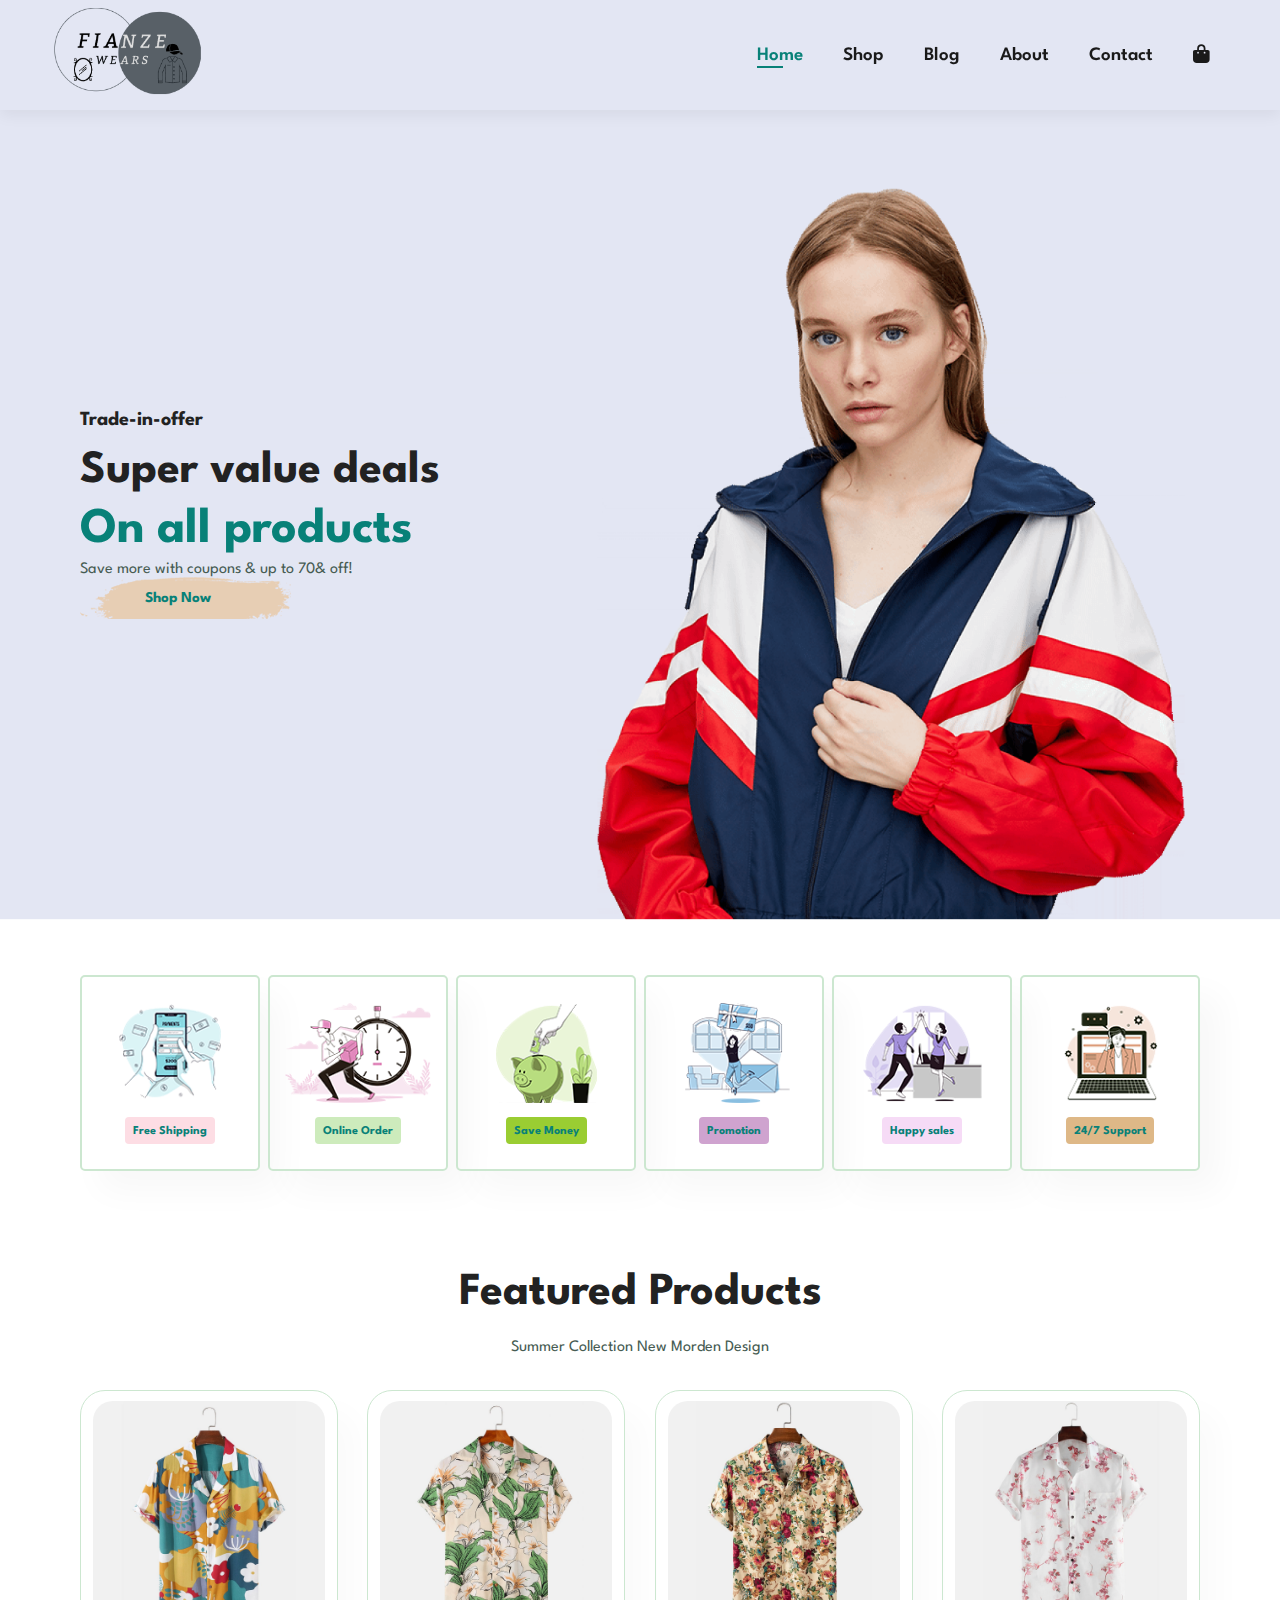
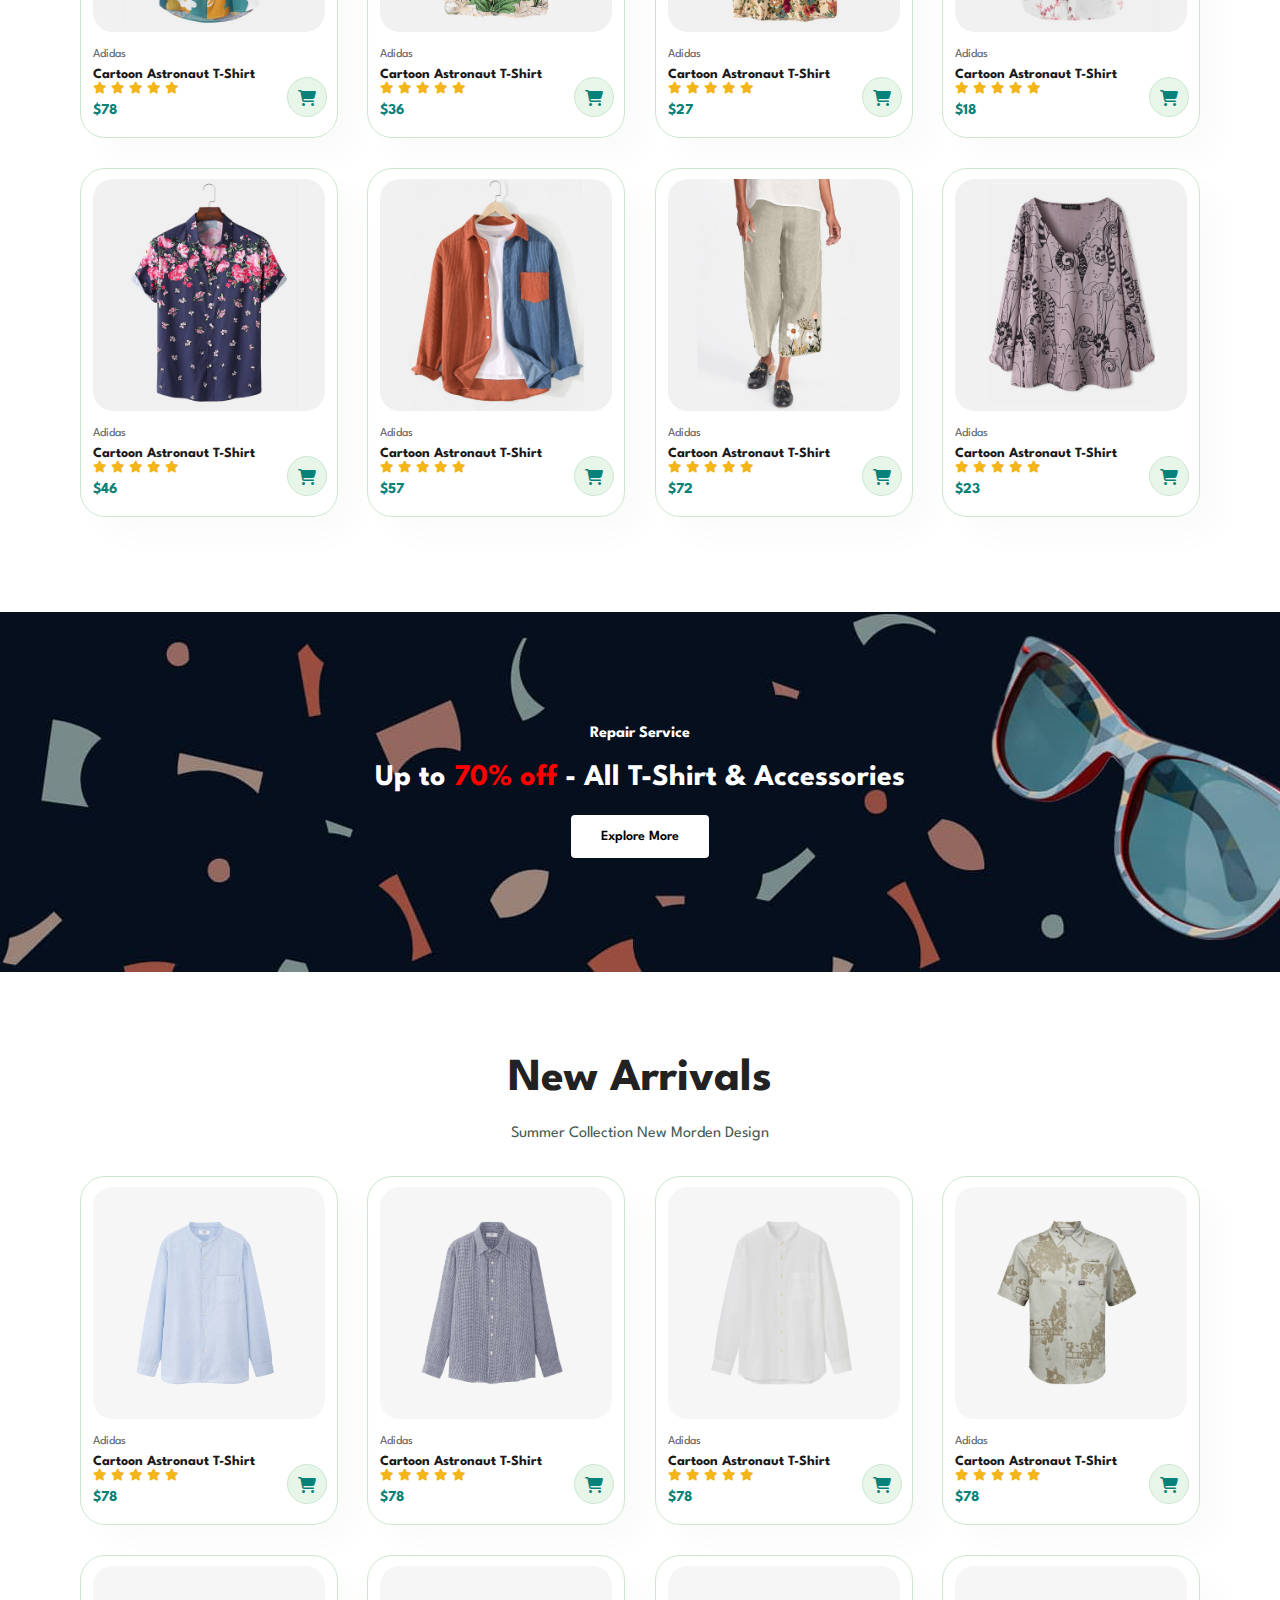
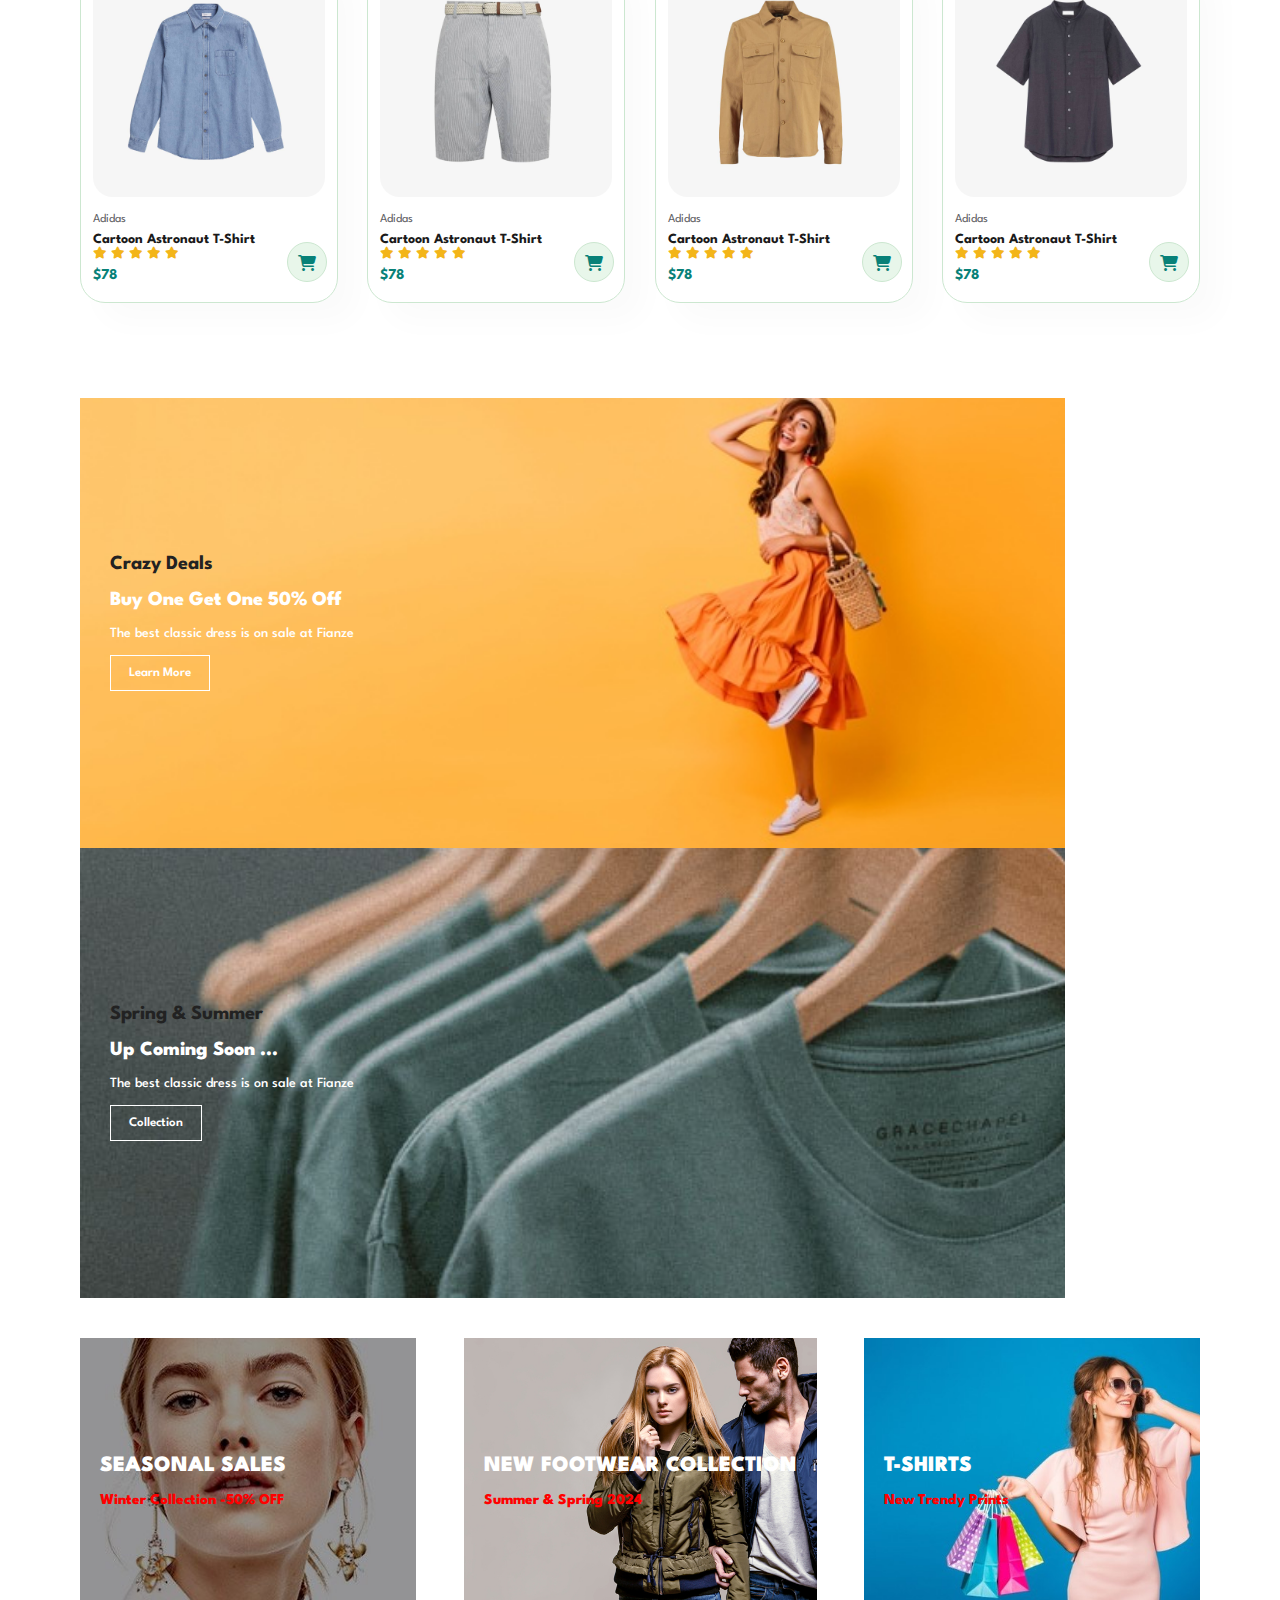
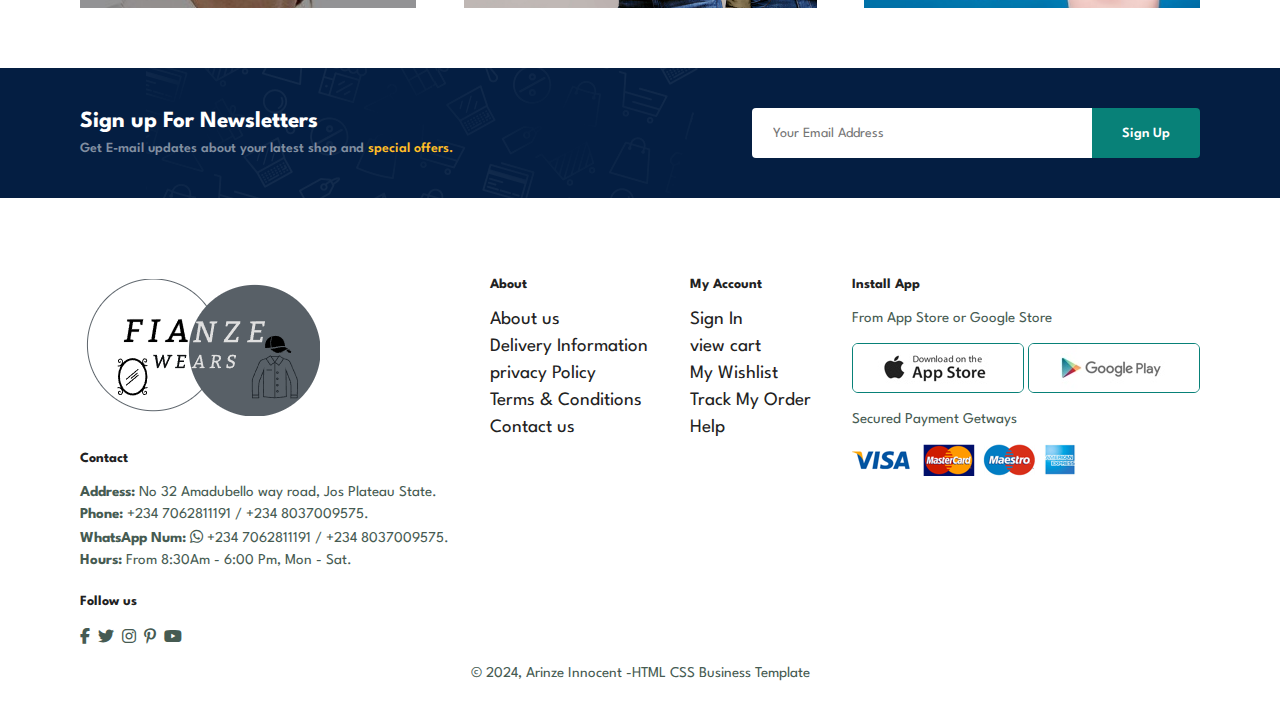
<file: index.html>
<!DOCTYPE html>
<html lang="en">

<head>
    <meta charset="UTF-8">
    <meta name="viewport" content="width=device-width, initial-scale=1.0">
    <title>Ecommerce Web</title>
    <link rel="stylesheet" href="style.css">
    <link rel="stylesheet" href="https://cdnjs.cloudflare.com/ajax/libs/font-awesome/6.5.2/css/all.min.css" />
</head>

<body>
    <section id="header">
        <!-- you added the logo div for size reduction -->
        <div class="logo-1">
            <a href="#"><img src="img/Logo/7YdN78-LogoMakr.webp" class="logo" alt=""></a>
        </div>

        <div>
            <ul id="navbar">
                <li><a class="active" href="index.html">Home</a></li>
                <li><a href="shop.html">Shop</a></li>
                <li><a href="blog.html">Blog</a></li>
                <li><a href="about.html">About</a></li>
                <li><a href="contact.html">Contact</a></li>
                <li id="lg-bag"><a href="cart.html"><i class="fa-solid fa-bag-shopping"></i></a></li>
                <a href="#" id="close"><i class="far fa-times-circle"></i></a>
            </ul>
        </div>
        <div id="mobile">
            <a href="cart.html"><i class="fas fa-shopping-bag"></i></a>
            <i id="bar" class="fas fas fa-outdent "></i>
        </div>
    </section>

    <section id="hero">
        <h4>Trade-in-offer</h4>
        <h2>Super value deals</h2>
        <h1>On all products</h1>
        <p>Save more with coupons & up to 70& off!</p>
        <button>Shop Now</button>
    </section>

    <section id="feature" class="section-p1">
        <div class="fe-box">
            <img src="img/features/f1.png" alt="">
            <h6>Free Shipping </h6>
        </div>
        <div class="fe-box">
            <img src="img/features/f2.png" alt="">
            <h6>Online Order</h6>
        </div>
        <div class="fe-box">
            <img src="img/features/f3.png" alt="">
            <h6>Save Money</h6>
        </div>
        <div class="fe-box">
            <img src="img/features/f4.png" alt="">
            <h6>Promotion</h6>
        </div>
        <div class="fe-box">
            <img src="img/features/f5.png" alt="">
            <h6>Happy sales</h6>
        </div>
        <div class="fe-box">
            <img src="img/features/f6.png" alt="">
            <h6>24/7 Support</h6>
        </div>
    </section>

    <section id="product1" class="section-p1">
        <h2>Featured Products</h2>
        <p>Summer Collection New Morden Design</p>
        <div class="pro-container">
            <div class="pro">
                <img src="img/products/f1.jpg" alt="">
                <div class="des">
                    <span>Adidas</span>
                    <h5>Cartoon Astronaut T-Shirt</h5>
                    <div class="star">
                        <i class="fas fa-star"></i>
                        <i class="fas fa-star"></i>
                        <i class="fas fa-star"></i>
                        <i class="fas fa-star"></i>
                        <i class="fas fa-star"></i>
                    </div>
                    <h4>$78</h4>
                </div>
                <a href="#"><i class="fal fas fa-shopping-cart fa-bounce cart"></i></a>
            </div>
            <div class="pro">
                <img src="img/products/f2.jpg" alt="">
                <div class="des">
                    <span>Adidas</span>
                    <h5>Cartoon Astronaut T-Shirt</h5>
                    <div class="star">
                        <i class="fas fa-star"></i>
                        <i class="fas fa-star"></i>
                        <i class="fas fa-star"></i>
                        <i class="fas fa-star"></i>
                        <i class="fas fa-star"></i>
                    </div>
                    <h4>$36</h4>
                </div>
                <a href="#"><i class="fal fas fa-shopping-cart fa-bounce cart"></i></a>
            </div>
            <div class="pro">
                <img src="img/products/f3.jpg" alt="">
                <div class="des">
                    <span>Adidas</span>
                    <h5>Cartoon Astronaut T-Shirt</h5>
                    <div class="star">
                        <i class="fas fa-star"></i>
                        <i class="fas fa-star"></i>
                        <i class="fas fa-star"></i>
                        <i class="fas fa-star"></i>
                        <i class="fas fa-star"></i>
                    </div>
                    <h4>$27</h4>
                </div>
                <a href="#"><i class="fal fas fa-shopping-cart fa-bounce cart"></i></a>
            </div>
            <div class="pro">
                <img src="img/products/f4.jpg" alt="">
                <div class="des">
                    <span>Adidas</span>
                    <h5>Cartoon Astronaut T-Shirt</h5>
                    <div class="star">
                        <i class="fas fa-star"></i>
                        <i class="fas fa-star"></i>
                        <i class="fas fa-star"></i>
                        <i class="fas fa-star"></i>
                        <i class="fas fa-star"></i>
                    </div>
                    <h4>$18</h4>
                </div>
                <a href="#"><i class="fal fas fa-shopping-cart fa-bounce cart"></i></a>
            </div>
            <div class="pro">
                <img src="img/products/f5.jpg" alt="">
                <div class="des">
                    <span>Adidas</span>
                    <h5>Cartoon Astronaut T-Shirt</h5>
                    <div class="star">
                        <i class="fas fa-star"></i>
                        <i class="fas fa-star"></i>
                        <i class="fas fa-star"></i>
                        <i class="fas fa-star"></i>
                        <i class="fas fa-star"></i>
                    </div>
                    <h4>$46</h4>
                </div>
                <a href="#"><i class="fal fas fa-shopping-cart fa-bounce cart"></i></a>
            </div>
            <div class="pro">
                <img src="img/products/f6.jpg" alt="">
                <div class="des">
                    <span>Adidas</span>
                    <h5>Cartoon Astronaut T-Shirt</h5>
                    <div class="star">
                        <i class="fas fa-star"></i>
                        <i class="fas fa-star"></i>
                        <i class="fas fa-star"></i>
                        <i class="fas fa-star"></i>
                        <i class="fas fa-star"></i>
                    </div>
                    <h4>$57</h4>
                </div>
                <a href="#"><i class="fal fas fa-shopping-cart fa-bounce cart"></i></a>
            </div>
            <div class="pro">
                <img src="img/products/f7.jpg" alt="">
                <div class="des">
                    <span>Adidas</span>
                    <h5>Cartoon Astronaut T-Shirt</h5>
                    <div class="star">
                        <i class="fas fa-star"></i>
                        <i class="fas fa-star"></i>
                        <i class="fas fa-star"></i>
                        <i class="fas fa-star"></i>
                        <i class="fas fa-star"></i>
                    </div>
                    <h4>$72</h4>
                </div>
                <a href="#"><i class="fal fas fa-shopping-cart fa-bounce cart"></i></a>
            </div>
            <div class="pro">
                <img src="img/products/f8.jpg" alt="">
                <div class="des">
                    <span>Adidas</span>
                    <h5>Cartoon Astronaut T-Shirt</h5>
                    <div class="star">
                        <i class="fas fa-star"></i>
                        <i class="fas fa-star"></i>
                        <i class="fas fa-star"></i>
                        <i class="fas fa-star"></i>
                        <i class="fas fa-star"></i>
                    </div>
                    <h4>$23</h4>
                </div>
                <a href="#"><i class="fal fas fa-shopping-cart fa-bounce cart"></i></a>
            </div> 
        </div>
    </section>

    <section id="banner" class="section-m1">
        <h4>Repair Service</h4>
        <h2>Up to <span>70% off</span> - All T-Shirt & Accessories</h2>
        <button class="normal">Explore More</button>
    </section>

    <section id="product1" class="section-p1">
        <h2>New Arrivals</h2>
        <p>Summer Collection New Morden Design</p>
        <div class="pro-container">
            <div class="pro">
                <img src="img/products/n1.jpg" alt="">
                <div class="des">
                    <span>Adidas</span>
                    <h5>Cartoon Astronaut T-Shirt</h5>
                    <div class="star">
                        <i class="fas fa-star"></i>
                        <i class="fas fa-star"></i>
                        <i class="fas fa-star"></i>
                        <i class="fas fa-star"></i>
                        <i class="fas fa-star"></i>
                    </div>
                    <h4>$78</h4>
                </div>
                <a href="#"><i class="fal fas fa-shopping-cart fa-bounce cart"></i></a>
            </div>
            <div class="pro">
                <img src="img/products/n2.jpg" alt="">
                <div class="des">
                    <span>Adidas</span>
                    <h5>Cartoon Astronaut T-Shirt</h5>
                    <div class="star">
                        <i class="fas fa-star"></i>
                        <i class="fas fa-star"></i>
                        <i class="fas fa-star"></i>
                        <i class="fas fa-star"></i>
                        <i class="fas fa-star"></i>
                    </div>
                    <h4>$78</h4>
                </div>
                <a href="#"><i class="fal fas fa-shopping-cart fa-bounce cart"></i></a>
            </div>
            <div class="pro">
                <img src="img/products/n3.jpg" alt="">
                <div class="des">
                    <span>Adidas</span>
                    <h5>Cartoon Astronaut T-Shirt</h5>
                    <div class="star">
                        <i class="fas fa-star"></i>
                        <i class="fas fa-star"></i>
                        <i class="fas fa-star"></i>
                        <i class="fas fa-star"></i>
                        <i class="fas fa-star"></i>
                    </div>
                    <h4>$78</h4>
                </div>
                <a href="#"><i class="fal fas fa-shopping-cart fa-bounce cart"></i></a>
            </div>
            <div class="pro">
                <img src="img/products/n4.jpg" alt="">
                <div class="des">
                    <span>Adidas</span>
                    <h5>Cartoon Astronaut T-Shirt</h5>
                    <div class="star">
                        <i class="fas fa-star"></i>
                        <i class="fas fa-star"></i>
                        <i class="fas fa-star"></i>
                        <i class="fas fa-star"></i>
                        <i class="fas fa-star"></i>
                    </div>
                    <h4>$78</h4>
                </div>
                <a href="#"><i class="fal fas fa-shopping-cart fa-bounce cart"></i></a>
            </div>
            <div class="pro">
                <img src="img/products/n5.jpg" alt="">
                <div class="des">
                    <span>Adidas</span>
                    <h5>Cartoon Astronaut T-Shirt</h5>
                    <div class="star">
                        <i class="fas fa-star"></i>
                        <i class="fas fa-star"></i>
                        <i class="fas fa-star"></i>
                        <i class="fas fa-star"></i>
                        <i class="fas fa-star"></i>
                    </div>
                    <h4>$78</h4>
                </div>
                <a href="#"><i class="fal fas fa-shopping-cart fa-bounce cart"></i></a>
            </div>
            <div class="pro">
                <img src="img/products/n6.jpg" alt="">
                <div class="des">
                    <span>Adidas</span>
                    <h5>Cartoon Astronaut T-Shirt</h5>
                    <div class="star">
                        <i class="fas fa-star"></i>
                        <i class="fas fa-star"></i>
                        <i class="fas fa-star"></i>
                        <i class="fas fa-star"></i>
                        <i class="fas fa-star"></i>
                    </div>
                    <h4>$78</h4>
                </div>
                <a href="#"><i class="fal fas fa-shopping-cart fa-bounce cart"></i></a>
            </div>
            <div class="pro">
                <img src="img/products/n7.jpg" alt="">
                <div class="des">
                    <span>Adidas</span>
                    <h5>Cartoon Astronaut T-Shirt</h5>
                    <div class="star">
                        <i class="fas fa-star"></i>
                        <i class="fas fa-star"></i>
                        <i class="fas fa-star"></i>
                        <i class="fas fa-star"></i>
                        <i class="fas fa-star"></i>
                    </div>
                    <h4>$78</h4>
                </div>
                <a href="#"><i class="fal fas fa-shopping-cart fa-bounce cart"></i></a>
            </div>
            <div class="pro">
                <img src="img/products/n8.jpg" alt="">
                <div class="des">
                    <span>Adidas</span>
                    <h5>Cartoon Astronaut T-Shirt</h5>
                    <div class="star">
                        <i class="fas fa-star"></i>
                        <i class="fas fa-star"></i>
                        <i class="fas fa-star"></i>
                        <i class="fas fa-star"></i>
                        <i class="fas fa-star"></i>
                    </div>
                    <h4>$78</h4>
                </div>
                <a href="#"><i class="fal fas fa-shopping-cart fa-bounce cart"></i></a>
            </div>
        </div>
    </section>

    <section id="sm-banner" class="section-p1">
        <div class="banner-box">
            <h4>Crazy Deals</h4>
            <h2>Buy One Get One 50% Off</h2>
            <span>The best classic dress is on sale at Fianze</span>
            <button class="white">Learn More</button>
        </div>
        <div class="banner-box banner-box2">
            <h4>Spring & Summer</h4>
            <h2>Up Coming Soon ...</h2>
            <span>The best classic dress is on sale at Fianze</span>
            <button class="white">Collection</button>
        </div>
    </section>

    <section id="banner3">
        <div class="banner-box">
            <h2>SEASONAL SALES</h2>
            <h3>Winter Collection -50% OFF</h3>
        </div>
        <div class="banner-box banner-box2">
            <h2>NEW FOOTWEAR COLLECTION</h2>
            <h3>Summer & Spring 2024</h3>
        </div>
        <div class="banner-box banner-box3">
            <h2>T-SHIRTS</h2>
            <h3>New Trendy Prints</h3>
        </div>
    </section>

    <section id="newsletter" class="section-p1 section-m1">
        <div class="newstext">
            <h4>Sign up For Newsletters</h4>
            <p>Get E-mail updates about your latest shop and <span>special offers.</span> </p>
        </div>

        <div class="form">
            <input type="email" placeholder="Your Email Address">
            <button class="normal">Sign Up</button>
        </div>
    </section>

    <footer class="section-p1">
        <div class="col">
            <!-- you added the logo div for size reduction -->
            <!-- <img class="logo" src="img/logo.png" alt=""> -->
            <img src="img/Logo/7YdN78-LogoMakr.webp" class="logo" alt="">
            <h4>Contact</h4>
            <p> <strong>Address:</strong> No 32 Amadubello way road, Jos Plateau State.</p>
            <p> <strong>Phone:</strong> +234 7062811191 / +234 8037009575.</p>
            <p> <strong>WhatsApp Num: <i class=" fab fa-whatsapp"></i></strong> +234 7062811191 / +234 8037009575.</p>
            <p> <strong>Hours:</strong> From 8:30Am - 6:00 Pm, Mon - Sat.</p>
            <div class="follow">
                <h4>Follow us</h4>
                <div class="icon">
                    <i class=" fab fa-facebook-f"></i>
                    <i class=" fab fa-twitter"></i>
                    <i class=" fab fa-instagram"></i>
                    <i class=" fab fa-pinterest-p"></i>
                    <i class=" fab fab fa-youtube"></i>
                </div>
            </div>
        </div>
        <div class="col">
            <h4>About</h4>
            <a href="#">About us</a>
            <a href="#">Delivery Information</a>
            <a href="#">privacy Policy</a>
            <a href="#">Terms & Conditions</a>
            <a href="#">Contact us</a>
        </div>
        <div class="col">
            <h4>My Account</h4>
            <a href="#">Sign In</a>
            <a href="#">view cart</a>
            <a href="#">My Wishlist</a>
            <a href="#">Track My Order</a>
            <a href="#">Help</a>
        </div>

        <div class="col install">
            <h4>Install App</h4>
            <p>From App Store or Google Store</p>
            <div class="row">
                <img src="img/pay/app.jpg" alt="">
                <img src="img/pay/play.jpg" alt="">
            </div>
            <p>Secured Payment Getways</p>
            <img src="img/pay/pay.png" alt="">
        </div>

        <div class="copyright">
            <p> &#169; 2024, Arinze Innocent -HTML CSS Business Template</p>
        </div>
    </footer>

    <script src="script.js"></script>
</body>

</html>
</file>
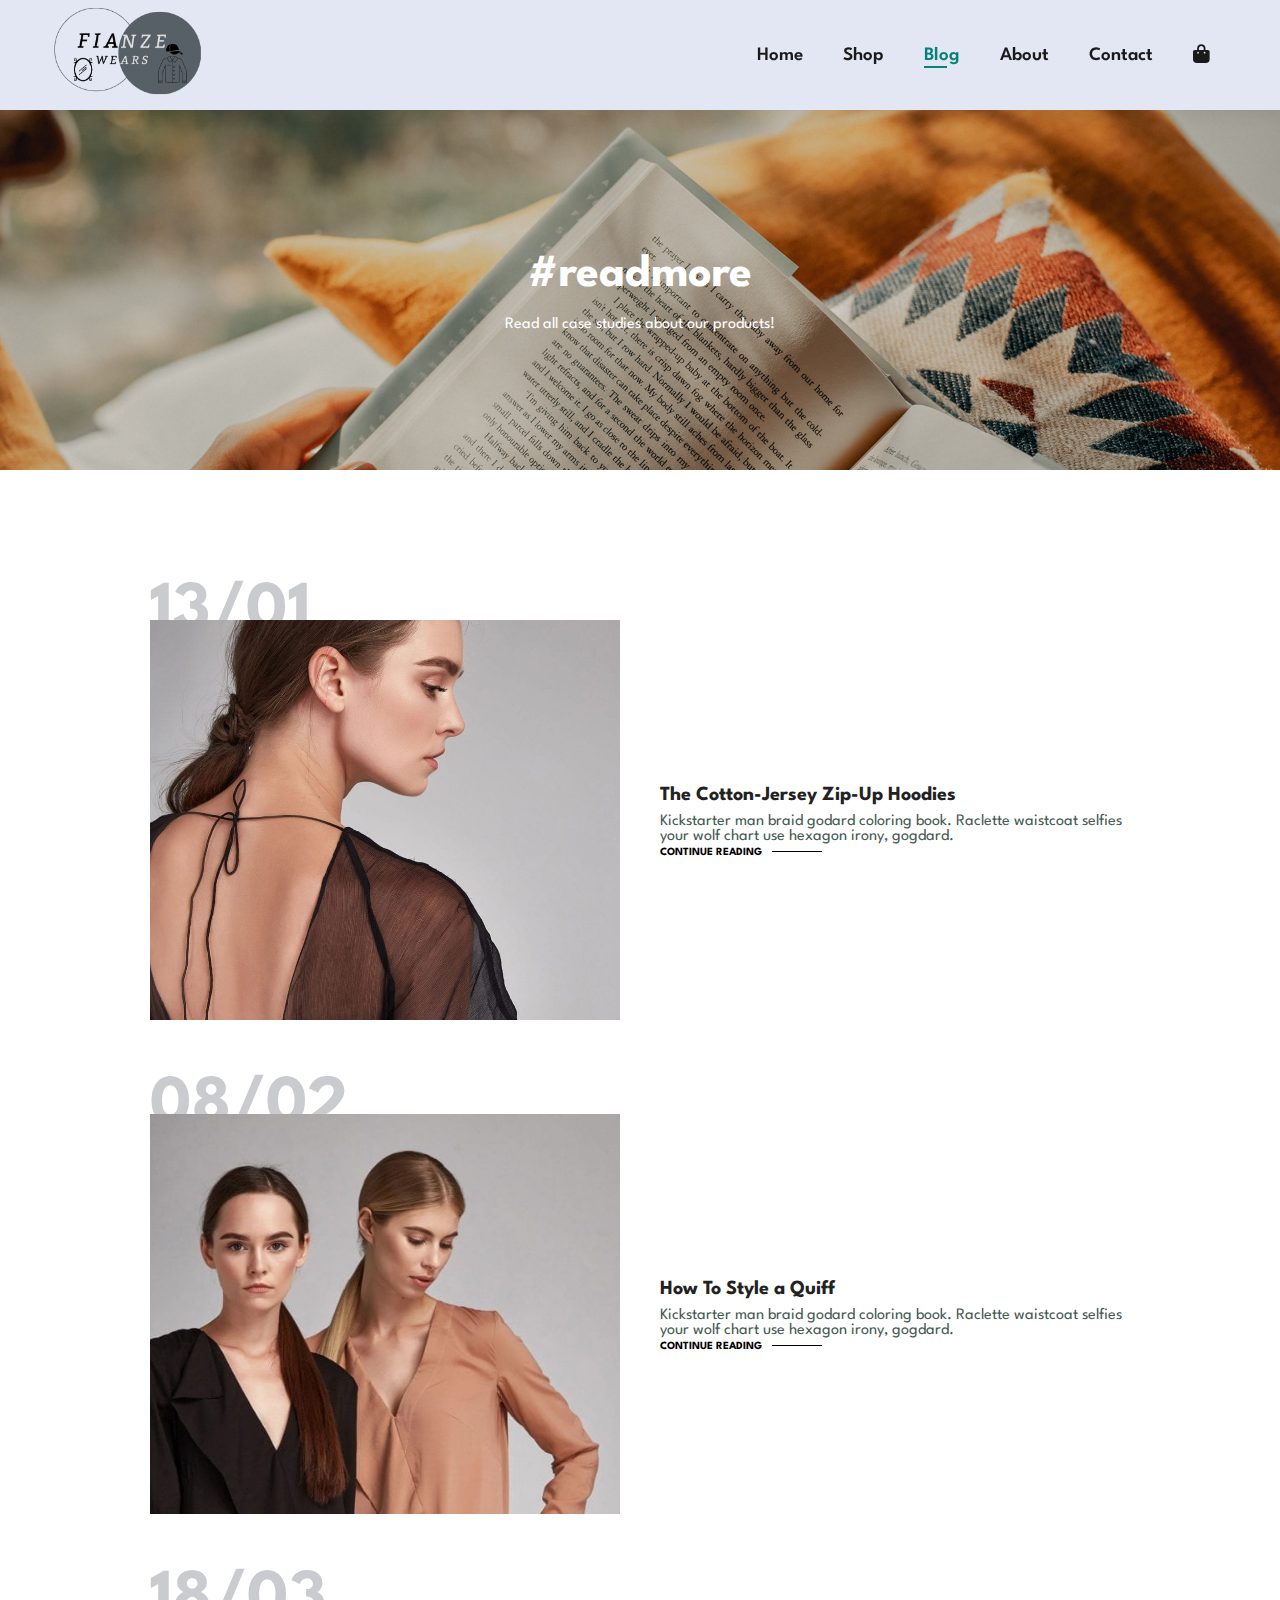
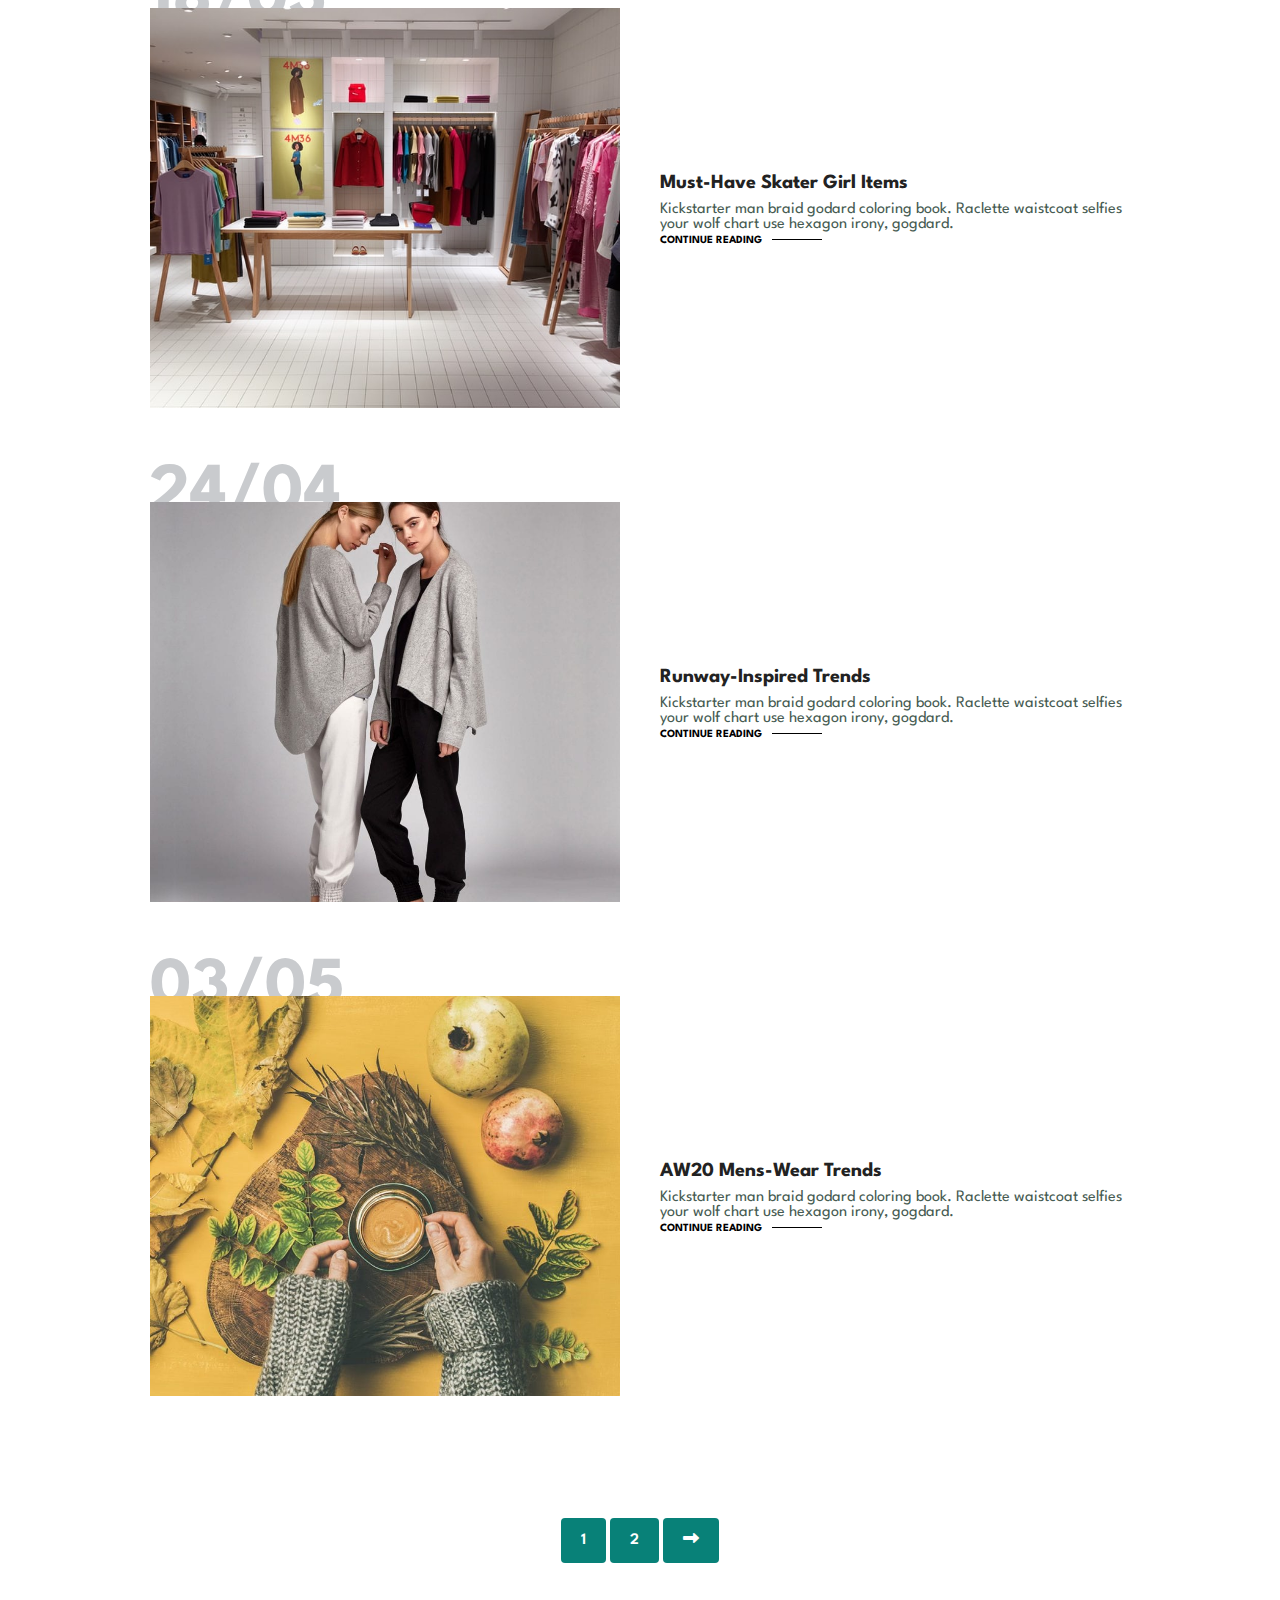
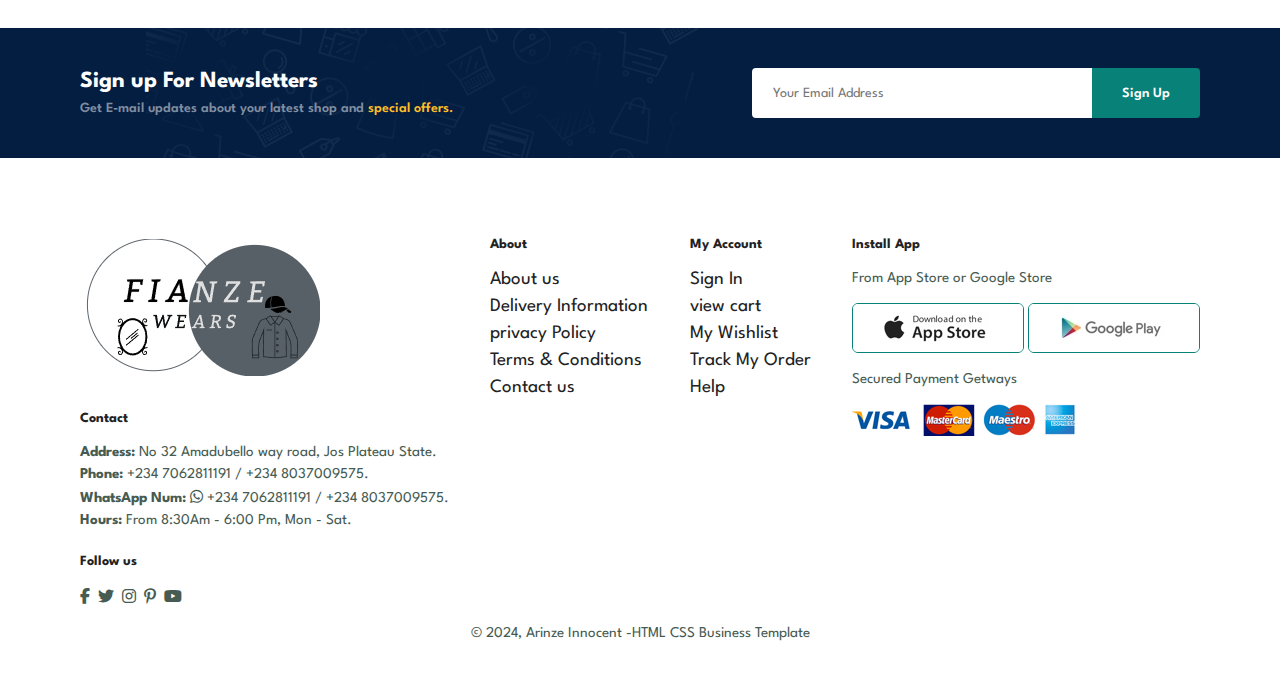
<file: blog.html>
<!DOCTYPE html>
<html lang="en">

<head>
  <meta charset="UTF-8">
  <meta name="viewport" content="width=device-width, initial-scale=1.0">
  <title>Ecommerce Web</title>
  <link rel="stylesheet" href="style.css">
  <link rel="stylesheet" href="https://cdnjs.cloudflare.com/ajax/libs/font-awesome/6.5.2/css/all.min.css" />
</head>

<body>
  <section id="header">
    <!-- you added the logo div for size reduction -->
    <div class="logo-1">
      <a href="#"><img src="img/Logo/7YdN78-LogoMakr.webp" class="logo" alt=""></a>
    </div>

    <div>
      <ul id="navbar">
        <li><a href="index.html">Home</a></li>
        <li><a href="shop.html">Shop</a></li>
        <li><a class="active" href="blog.html">Blog</a></li>
        <li><a href="about.html">About</a></li>
        <li><a href="contact.html">Contact</a></li>
        <li id="lg-bag"><a href="cart.html"><i class="fa-solid fa-bag-shopping"></i></a></li>
        <a href="#" id="close"><i class="far fa-times-circle"></i></a>
      </ul>
    </div>
    <div id="mobile">
      <a href="cart.html"><i class="fas fa-shopping-bag"></i></a>
      <i id="bar" class="fas fas fa-outdent "></i>
    </div>
  </section>

  <section id="page-header" class="blog-header">
    <h2>#readmore</h2><br>
    <p>Read all case studies about our products!</p>
  </section>

  <section id="blog">
    <div class="blog-box">
      <div class="blog-img">
        <img src="img/blog/b1.jpg" alt="">
      </div>
      <div class="blog-details">
        <h4>The Cotton-Jersey Zip-Up Hoodies</h4>
        <p>Kickstarter man braid godard coloring book. Raclette waistcoat selfies
          your wolf chart use hexagon irony, gogdard.
        </p>
        <a href="#">CONTINUE READING </a>
      </div>
      <h1>13/01</h1>
    </div>
    <div class="blog-box">
      <div class="blog-img">
        <img src="img/blog/b2.jpg" alt="">
      </div>
      <div class="blog-details">
        <h4>How To Style a Quiff</h4>
        <p>Kickstarter man braid godard coloring book. Raclette waistcoat selfies
          your wolf chart use hexagon irony, gogdard.
        </p>
        <a href="#">CONTINUE READING </a>
      </div>
      <h1>08/02</h1>
    </div>
    <div class="blog-box">
      <div class="blog-img">
        <img src="img/blog/b3.jpg" alt="">
      </div>
      <div class="blog-details">
        <h4>Must-Have Skater Girl Items</h4>
        <p>Kickstarter man braid godard coloring book. Raclette waistcoat selfies
          your wolf chart use hexagon irony, gogdard.
        </p>
        <a href="#">CONTINUE READING </a>
      </div>
      <h1>18/03</h1>
    </div>
    <div class="blog-box">
      <div class="blog-img">
        <img src="img/blog/b4.jpg" alt="">
      </div>
      <div class="blog-details">
        <h4>Runway-Inspired Trends</h4>
        <p>Kickstarter man braid godard coloring book. Raclette waistcoat selfies
          your wolf chart use hexagon irony, gogdard.
        </p>
        <a href="#">CONTINUE READING </a>
      </div>
      <h1>24/04</h1>
    </div>
    <div class="blog-box">
      <div class="blog-img">
        <img src="img/blog/b6.jpg" alt="">
      </div>
      <div class="blog-details">
        <h4>AW20 Mens-Wear Trends</h4>
        <p>Kickstarter man braid godard coloring book. Raclette waistcoat selfies
          your wolf chart use hexagon irony, gogdard.
        </p>
        <a href="#">CONTINUE READING </a>
      </div>
      <h1>03/05</h1>
    </div>
  </section>

  <section id="pagination" class="section-p1">
    <a href="#">1</a>
    <a href="#">2</a>
    <a href="#"><i class="fal fas fa-long-arrow-alt-right"></i></a>
  </section>

  <section id="newsletter" class="section-p1 section-m1">
    <div class="newstext">
      <h4>Sign up For Newsletters</h4>
      <p>Get E-mail updates about your latest shop and <span>special offers.</span> </p>
    </div>

    <div class="form">
      <input type="email" placeholder="Your Email Address">
      <button class="normal">Sign Up</button>
    </div>
  </section>

  <footer class="section-p1">
    <div class="col">
      <!-- you added the logo div for size reduction -->
      <!-- <img class="logo" src="img/logo.png" alt=""> -->
      <img src="img/Logo/7YdN78-LogoMakr.webp" class="logo" alt="">
      <h4>Contact</h4>
      <p> <strong>Address:</strong> No 32 Amadubello way road, Jos Plateau State.</p>
      <p> <strong>Phone:</strong> +234 7062811191 / +234 8037009575.</p>
      <p> <strong>WhatsApp Num: <i class=" fab fa-whatsapp"></i></strong> +234 7062811191 / +234 8037009575.</p>
      <p> <strong>Hours:</strong> From 8:30Am - 6:00 Pm, Mon - Sat.</p>
      <div class="follow">
        <h4>Follow us</h4>
        <div class="icon">
          <i class=" fab fa-facebook-f"></i>
          <i class=" fab fa-twitter"></i>
          <i class=" fab fa-instagram"></i>
          <i class=" fab fa-pinterest-p"></i>
          <i class=" fab fab fa-youtube"></i>
        </div>
      </div>
    </div>
    <div class="col">
      <h4>About</h4>
      <a href="#">About us</a>
      <a href="#">Delivery Information</a>
      <a href="#">privacy Policy</a>
      <a href="#">Terms & Conditions</a>
      <a href="#">Contact us</a>
    </div>
    <div class="col">
      <h4>My Account</h4>
      <a href="#">Sign In</a>
      <a href="#">view cart</a>
      <a href="#">My Wishlist</a>
      <a href="#">Track My Order</a>
      <a href="#">Help</a>
    </div>

    <div class="col install">
      <h4>Install App</h4>
      <p>From App Store or Google Store</p>
      <div class="row">
        <img src="img/pay/app.jpg" alt="">
        <img src="img/pay/play.jpg" alt="">
      </div>
      <p>Secured Payment Getways</p>
      <img src="img/pay/pay.png" alt="">
    </div>

    <div class="copyright">
      <p> &#169; 2024, Arinze Innocent -HTML CSS Business Template</p>
    </div>
  </footer>

  <script src="script.js"></script>
</body>

</html>
</file>
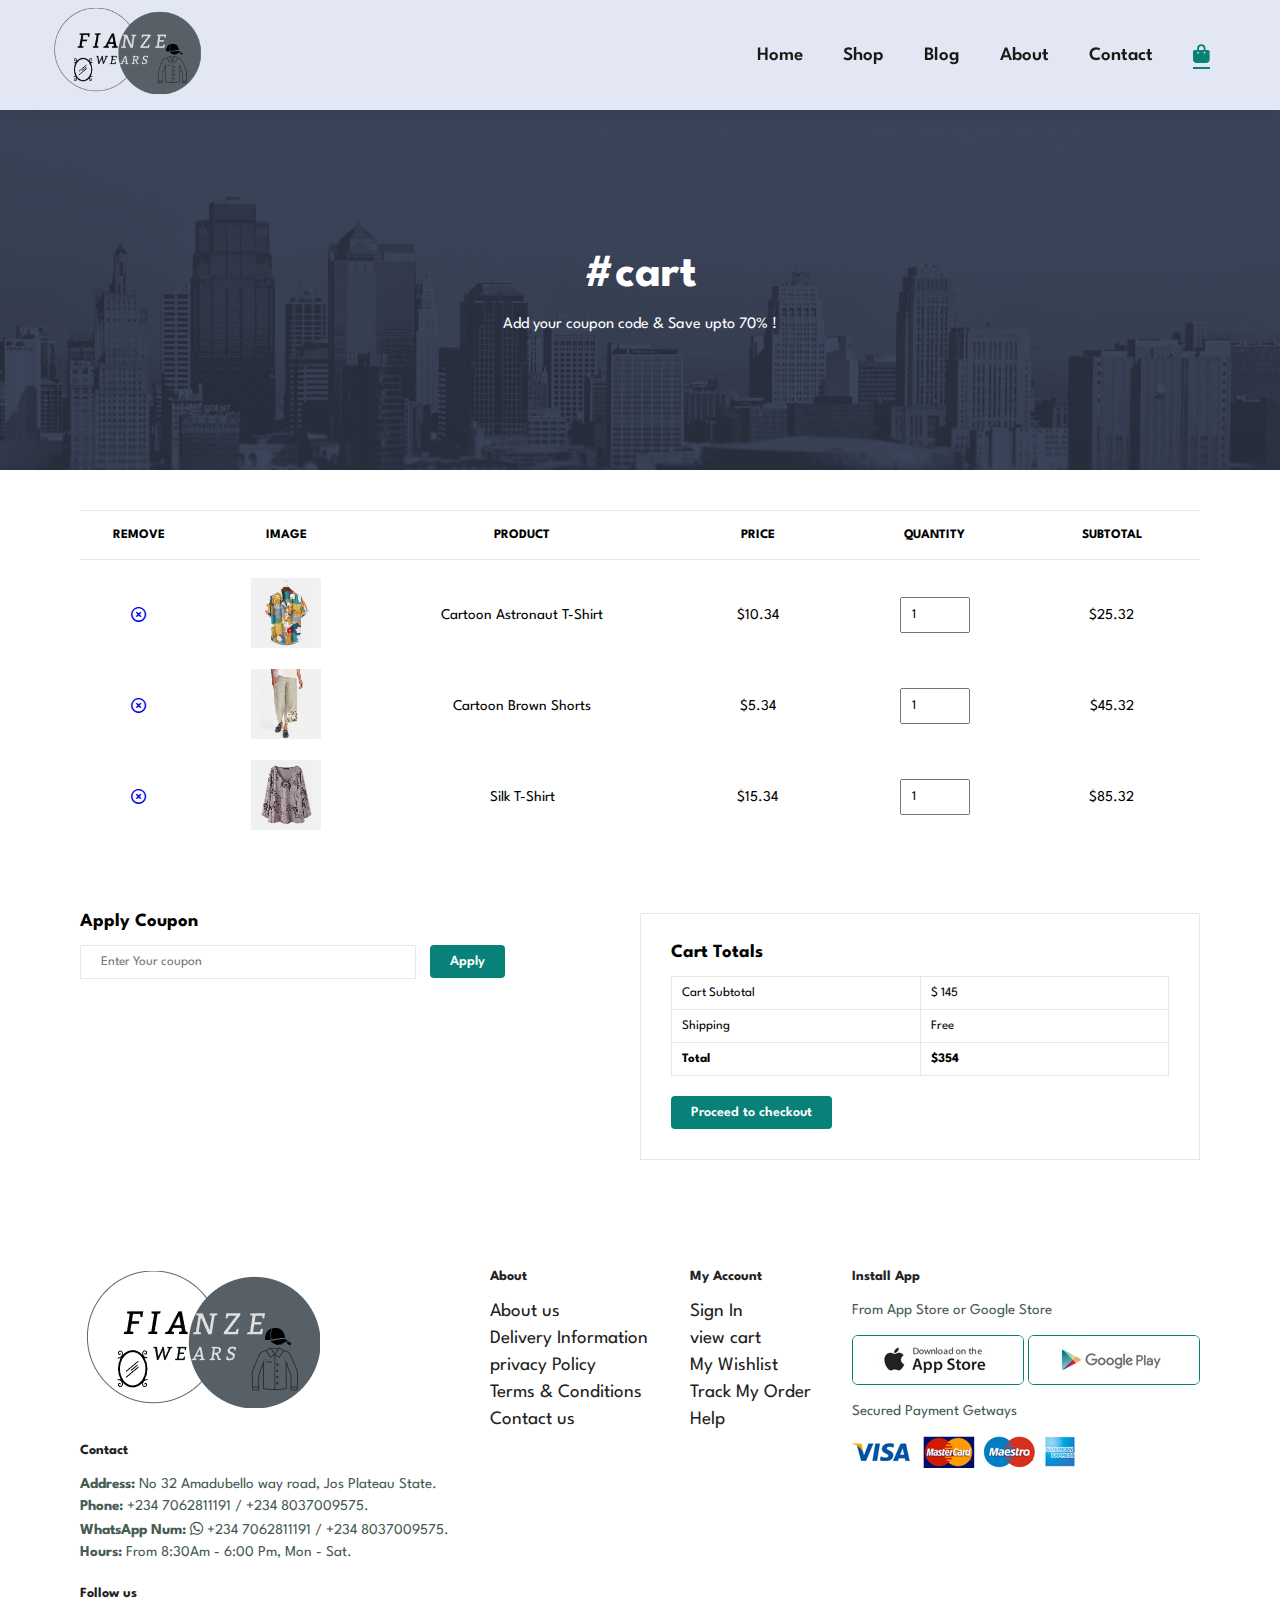
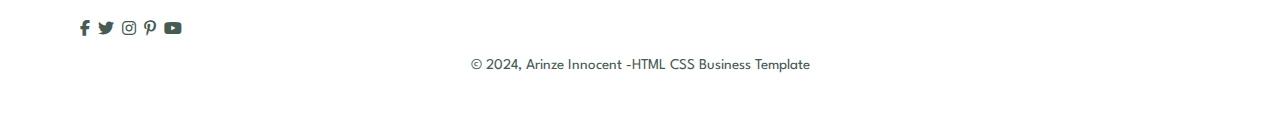
<file: cart.html>
<!DOCTYPE html>
<html lang="en">

<head>
    <meta charset="UTF-8">
    <meta name="viewport" content="width=device-width, initial-scale=1.0">
    <title>Ecommerce Web</title>
    <link rel="stylesheet" href="style.css">
    <link rel="stylesheet" href="https://cdnjs.cloudflare.com/ajax/libs/font-awesome/6.5.2/css/all.min.css" />
</head>

<body>
    <section id="header">
        <!-- you added the logo div for size reduction -->
        <div class="logo-1">
            <a href="#"><img src="img/Logo/7YdN78-LogoMakr.webp" class="logo" alt=""></a>
        </div>

        <div>
            <ul id="navbar">
                <li><a href="index.html">Home</a></li>
                <li><a href="shop.html">Shop</a></li>
                <li><a href="blog.html">Blog</a></li>
                <li><a href="about.html">About</a></li>
                <li><a href="contact.html">Contact</a></li>
                <li id="lg-bag"><a class="active" href="cart.html"><i class="fa-solid fa-bag-shopping"></i></a></li>
                <a href="#" id="close"><i class="far fa-times-circle"></i></a>
            </ul>
        </div>
        <div id="mobile">
            <a href="cart.html"><i class="fas fa-shopping-bag"></i></a>
            <i id="bar" class="fas fas fa-outdent "></i>
        </div>
    </section>

    <section id="page-header" class="about-header">
        <h2>#cart</h2><br>
        <p>Add your coupon code & Save upto 70% !</p>
    </section>

    <section id="cart" class="section-p1">
        <table width="100%">
            <thead>
                <tr>
                    <td>Remove</td>
                    <td>Image</td>
                    <td>Product</td>
                    <td>Price</td>
                    <td>Quantity</td>
                    <td>Subtotal</td>
                </tr>
            </thead>
            <tbody>
                <tr>
                    <td><a href="#"><i class="far fa-times-circle"></i></a></td>
                    <td><img src="img/products/f1.jpg" alt=""></td>
                    <td>Cartoon Astronaut T-Shirt</td>
                    <td>$10.34</td>
                    <td><input type="number" value="1"></td>
                    <td>$25.32</td>
                </tr>
                <tr>
                    <td><a href="#"><i class="far fa-times-circle"></i></a></td>
                    <td><img src="img/products/f7.jpg" alt=""></td>
                    <td>Cartoon Brown Shorts</td>
                    <td>$5.34</td>
                    <td><input type="number" value="1"></td>
                    <td>$45.32</td>
                </tr>
                <tr>
                    <td><a href="#"><i class="far fa-times-circle"></i></a></td>
                    <td><img src="img/products/f8.jpg" alt=""></td>
                    <td>Silk T-Shirt</td>
                    <td>$15.34</td>
                    <td><input type="number" value="1"></td>
                    <td>$85.32</td>
                </tr>
            </tbody>
        </table>
    </section>

    <section id="cart-add" class="section-p1">
        <div id="coupon">
            <h3>Apply Coupon</h3>
            <div>
                <input type="text" placeholder="Enter Your coupon">
                <button class="normal">Apply</button>
            </div>
        </div>
        <div id="subtotal">
            <h3>Cart Totals</h3>
            <table>
                <tr>
                    <td>Cart Subtotal</td>
                    <td>$ 145</td>
                </tr>
                <tr>
                    <td>Shipping</td>
                    <td>Free</td>
                </tr>
                <tr>
                    <td><strong>Total</strong></td>
                    <td><strong>$354</strong></td>
                </tr>
            </table>
            <button class="normal">Proceed to checkout</button>
        </div>
    </section>

    <footer class="section-p1">
        <div class="col">
            <!-- you added the logo div for size reduction -->
            <!-- <img class="logo" src="img/logo.png" alt=""> -->
            <img src="img/Logo/7YdN78-LogoMakr.webp" class="logo" alt="">
            <h4>Contact</h4>
            <p> <strong>Address:</strong> No 32 Amadubello way road, Jos Plateau State.</p>
            <p> <strong>Phone:</strong> +234 7062811191 / +234 8037009575.</p>
            <p> <strong>WhatsApp Num: <i class=" fab fa-whatsapp"></i></strong> +234 7062811191 / +234 8037009575.</p>
            <p> <strong>Hours:</strong> From 8:30Am - 6:00 Pm, Mon - Sat.</p>
            <div class="follow">
                <h4>Follow us</h4>
                <div class="icon">
                    <i class=" fab fa-facebook-f"></i>
                    <i class=" fab fa-twitter"></i>
                    <i class=" fab fa-instagram"></i>
                    <i class=" fab fa-pinterest-p"></i>
                    <i class=" fab fab fa-youtube"></i>
                </div>
            </div>
        </div>
        <div class="col">
            <h4>About</h4>
            <a href="#">About us</a>
            <a href="#">Delivery Information</a>
            <a href="#">privacy Policy</a>
            <a href="#">Terms & Conditions</a>
            <a href="#">Contact us</a>
        </div>
        <div class="col">
            <h4>My Account</h4>
            <a href="#">Sign In</a>
            <a href="#">view cart</a>
            <a href="#">My Wishlist</a>
            <a href="#">Track My Order</a>
            <a href="#">Help</a>
        </div>

        <div class="col install">
            <h4>Install App</h4>
            <p>From App Store or Google Store</p>
            <div class="row">
                <img src="img/pay/app.jpg" alt="">
                <img src="img/pay/play.jpg" alt="">
            </div>
            <p>Secured Payment Getways</p>
            <img src="img/pay/pay.png" alt="">
        </div>

        <div class="copyright">
            <p> &#169; 2024, Arinze Innocent -HTML CSS Business Template</p>
        </div>
    </footer>

    <script src="script.js"></script>
</body>

</html>
</file>
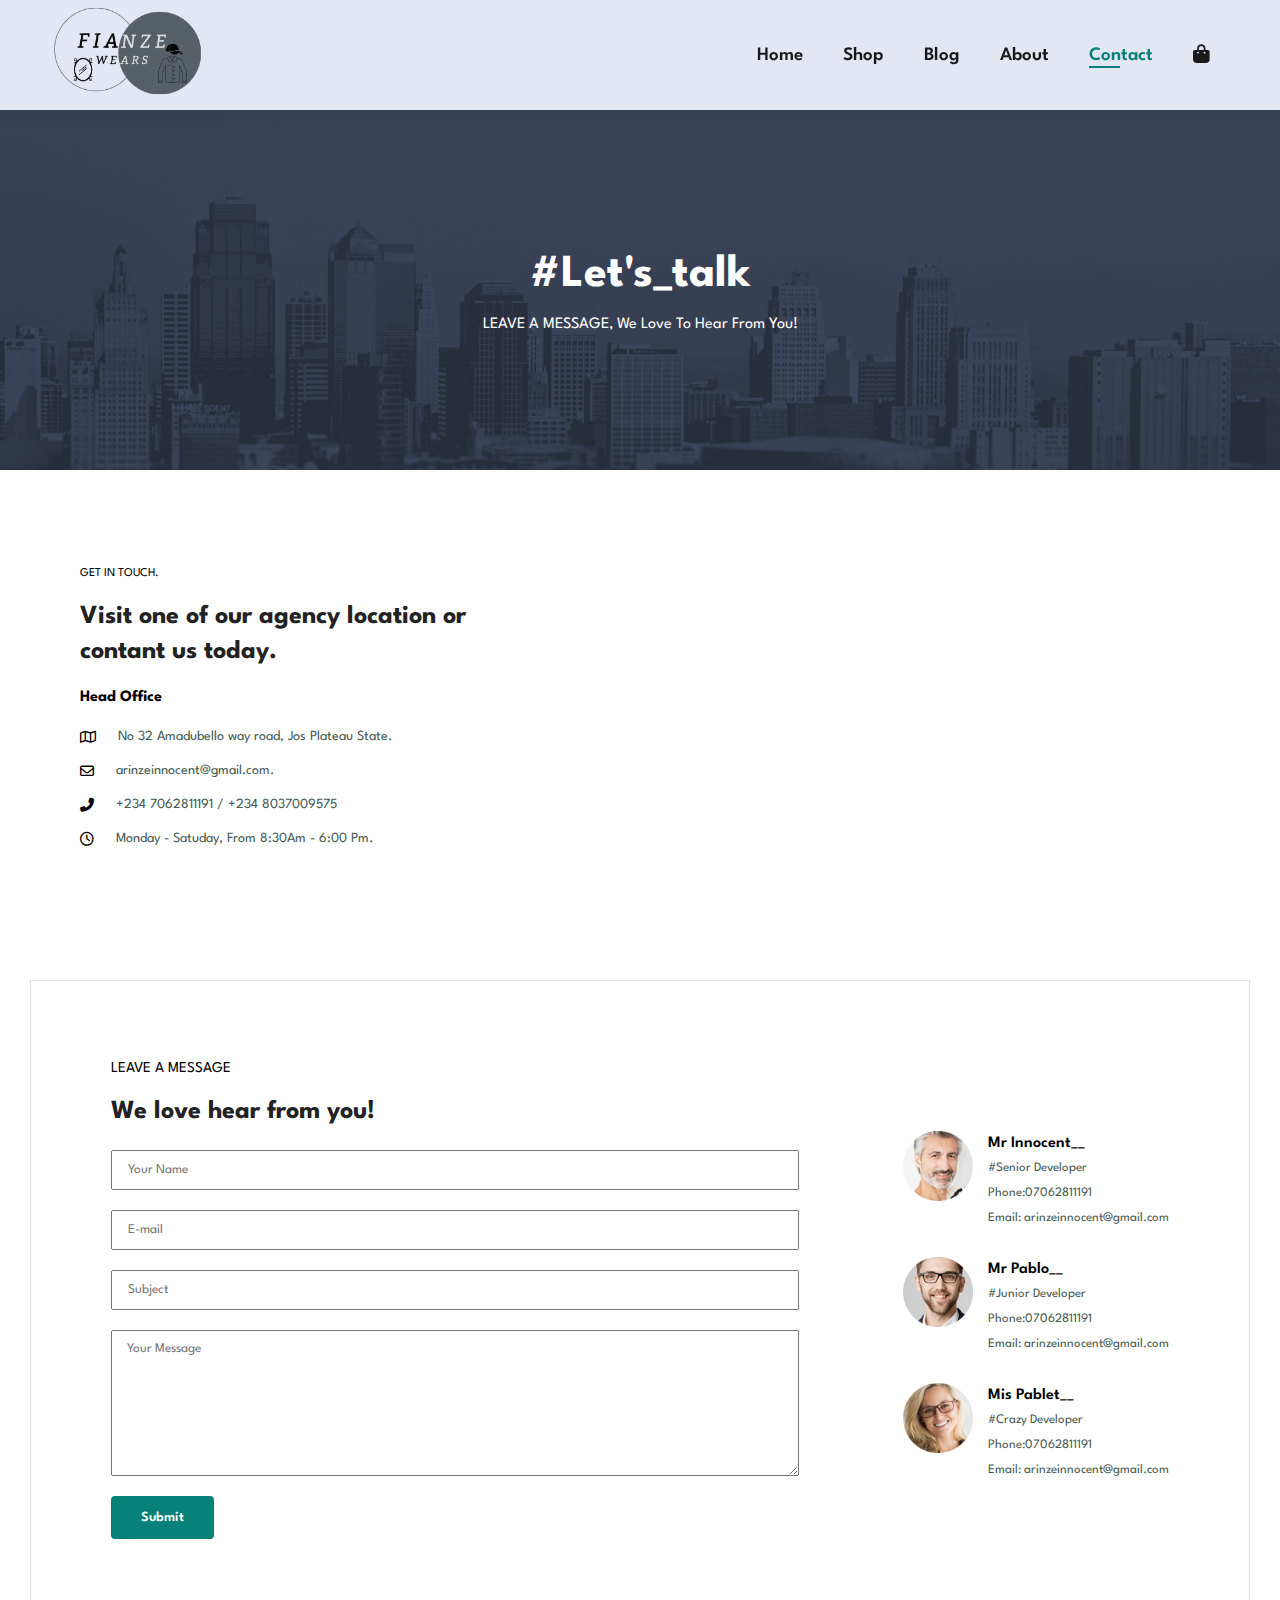
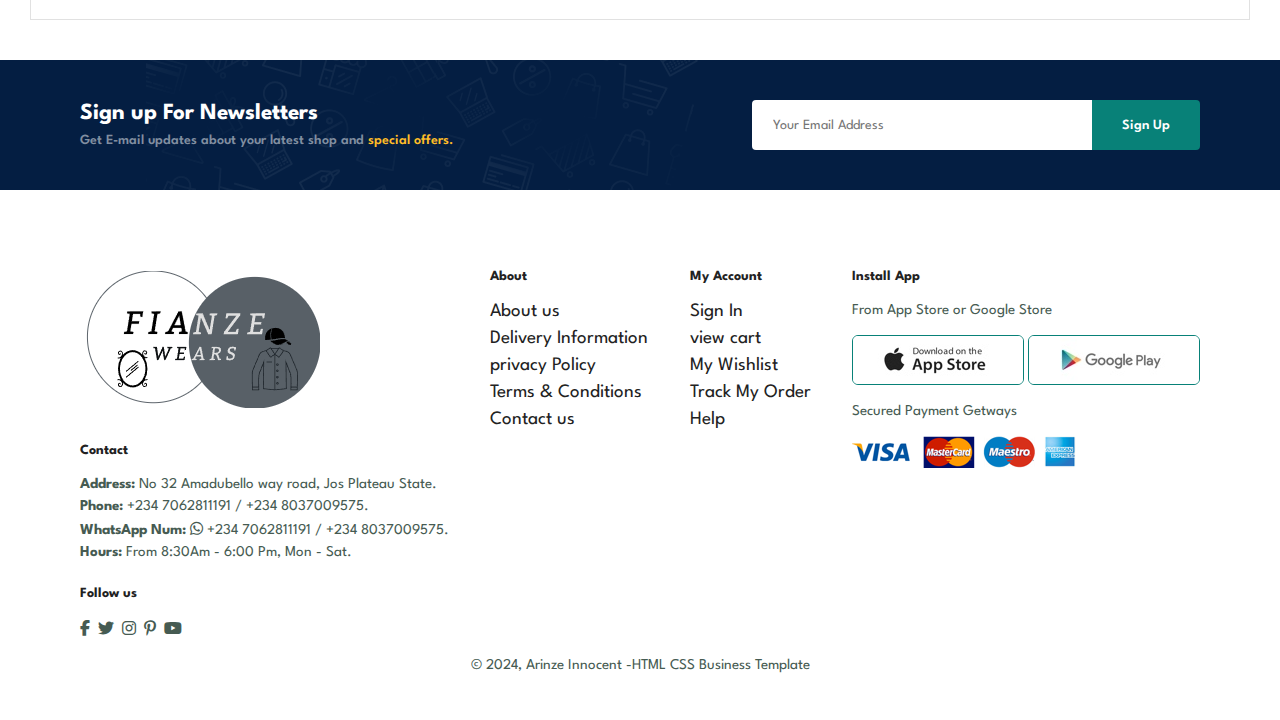
<file: contact.html>
<!DOCTYPE html>
<html lang="en">

<head>
  <meta charset="UTF-8">
  <meta name="viewport" content="width=device-width, initial-scale=1.0">
  <title>Ecommerce Web</title>
  <link rel="stylesheet" href="style.css">
  <link rel="stylesheet" href="https://cdnjs.cloudflare.com/ajax/libs/font-awesome/6.5.2/css/all.min.css" />
</head>

<body>
  <section id="header">
    <!-- you added the logo div for size reduction -->
    <div class="logo-1">
      <a href="#"><img src="img/Logo/7YdN78-LogoMakr.webp" class="logo" alt=""></a>
    </div>

    <div>
      <ul id="navbar">
        <li><a href="index.html">Home</a></li>
        <li><a href="shop.html">Shop</a></li>
        <li><a href="blog.html">Blog</a></li>
        <li><a href="about.html">About</a></li>
        <li><a class="active" href="contact.html">Contact</a></li>
        <li id="lg-bag"><a href="cart.html"><i class="fa-solid fa-bag-shopping"></i></a></li>
        <a href="#" id="close"><i class="far fa-times-circle"></i></a>
      </ul>
    </div>
    <div id="mobile">
      <a href="cart.html"><i class="fas fa-shopping-bag"></i></a>
      <i id="bar" class="fas fas fa-outdent "></i>
    </div>
  </section>

  <section id="page-header" class="about-header">
    <h2>#Let's_talk</h2><br>
    <p>LEAVE A MESSAGE, We Love To Hear From You!</p>
  </section>

  <section id="contact-details" class="section-p1">
    <div class="details">
      <span>GET IN TOUCH.</span>
      <h2>Visit one of our agency location or contant us today.</h2>
      <h3>Head Office</h3>
      <div>
        <li>
          <i class="far fa-map"></i>
          <p>No 32 Amadubello way road, Jos Plateau State.</p>
        </li>
        <li>
          <i class=" far fa-envelope"></i>
          <p>arinzeinnocent@gmail.com.</p>
        </li>
        <li>
          <i class="fas fa-phone-alt"></i>
          <p>+234 7062811191 / +234 8037009575</p>
        </li>
        <li>
          <i class="far fa-clock"></i>
          <p>Monday - Satuday, From 8:30Am - 6:00 Pm.</p>
        </li>
      </div>
    </div>

    <div class="map">
      <iframe
        src="https://www.google.com/maps/embed?pb=!1m18!1m12!1m3!1d15720.710476347931!2d8.87899025289716!3d9.919160642912987!2m3!1f0!2f0!3f0!3m2!1i1024!2i768!4f13.1!3m3!1m2!1s0x105372523c1ee81d%3A0x777115b3527fe6a8!2sAhmadu%20Bello%20Way%2C%20Jos%20930105%2C%20Plateau!5e0!3m2!1sen!2sng!4v1718822941659!5m2!1sen!2sng"
        width="600" height="450" style="border:0;" allowfullscreen="" loading="lazy"
        referrerpolicy="no-referrer-when-downgrade"></iframe>
    </div>
  </section>

  <section id="form-details">
   <form action="">
    <span>LEAVE A MESSAGE</span>
    <h2>We love hear from you!</h2>
    <input type="text" placeholder="Your Name">
    <input type="email" placeholder="E-mail">
    <input type="text" placeholder="Subject">
    <textarea name="" id="" cols="30" rows="10" placeholder="Your Message"></textarea>
    <button class="normal">Submit</button>
  </form>

  <div class="people">
    <div>
      <img src="img/people/1.png" alt="">
      <p><span>Mr Innocent__</span>#Senior Developer <br>
      Phone:07062811191 <br>
    Email: arinzeinnocent@gmail.com</p>
    </div>
    <div>
      <img src="img/people/2.png" alt="">
      <p><span>Mr Pablo__</span>#Junior Developer <br>
      Phone:07062811191 <br>
    Email: arinzeinnocent@gmail.com</p>
    </div>
    <div>
      <img src="img/people/3.png" alt="">
      <p><span>Mis Pablet__</span>#Crazy Developer <br>
      Phone:07062811191 <br>
    Email: arinzeinnocent@gmail.com</p>
    </div>
  </div>
</section>

  <section id="newsletter" class="section-p1 section-m1">
    <div class="newstext">
      <h4>Sign up For Newsletters</h4>
      <p>Get E-mail updates about your latest shop and <span>special offers.</span> </p>
    </div>

    <div class="form">
      <input type="email" placeholder="Your Email Address">
      <button class="normal">Sign Up</button>
    </div>
  </section>

  <footer class="section-p1">
    <div class="col">
      <!-- you added the logo div for size reduction -->
      <!-- <img class="logo" src="img/logo.png" alt=""> -->
      <img src="img/Logo/7YdN78-LogoMakr.webp" class="logo" alt="">
      <h4>Contact</h4>
      <p> <strong>Address:</strong> No 32 Amadubello way road, Jos Plateau State.</p>
      <p> <strong>Phone:</strong> +234 7062811191 / +234 8037009575.</p>
      <p> <strong>WhatsApp Num: <i class=" fab fa-whatsapp"></i></strong> +234 7062811191 / +234 8037009575.</p>
      <p> <strong>Hours:</strong> From 8:30Am - 6:00 Pm, Mon - Sat.</p>
      <div class="follow">
        <h4>Follow us</h4>
        <div class="icon">
          <i class=" fab fa-facebook-f"></i>
          <i class=" fab fa-twitter"></i>
          <i class=" fab fa-instagram"></i>
          <i class=" fab fa-pinterest-p"></i>
          <i class=" fab fab fa-youtube"></i>
        </div>
      </div>
    </div>
    <div class="col">
      <h4>About</h4>
      <a href="#">About us</a>
      <a href="#">Delivery Information</a>
      <a href="#">privacy Policy</a>
      <a href="#">Terms & Conditions</a>
      <a href="#">Contact us</a>
    </div>
    <div class="col">
      <h4>My Account</h4>
      <a href="#">Sign In</a>
      <a href="#">view cart</a>
      <a href="#">My Wishlist</a>
      <a href="#">Track My Order</a>
      <a href="#">Help</a>
    </div>

    <div class="col install">
      <h4>Install App</h4>
      <p>From App Store or Google Store</p>
      <div class="row">
        <img src="img/pay/app.jpg" alt="">
        <img src="img/pay/play.jpg" alt="">
      </div>
      <p>Secured Payment Getways</p>
      <img src="img/pay/pay.png" alt="">
    </div>

    <div class="copyright">
      <p> &#169; 2024, Arinze Innocent -HTML CSS Business Template</p>
    </div>
  </footer>

  <script src="script.js"></script>
</body>

</html>
</file>
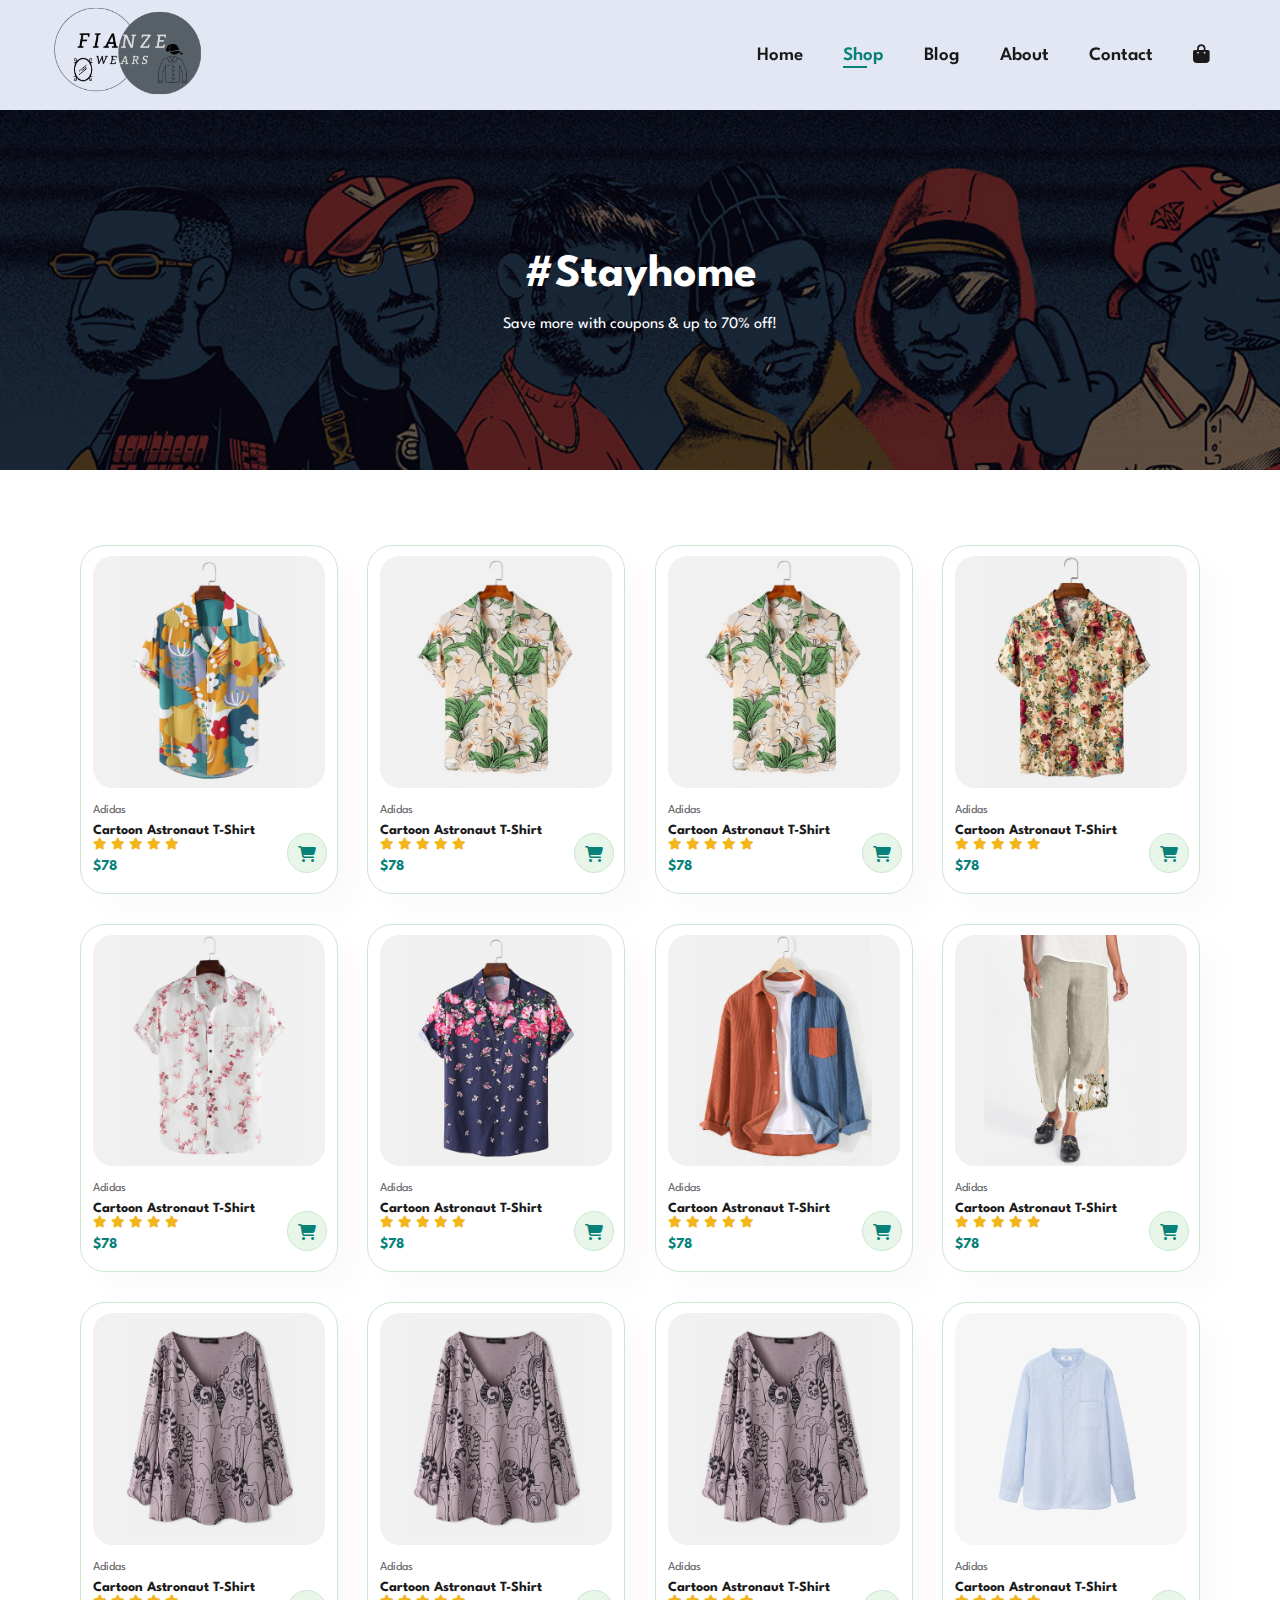
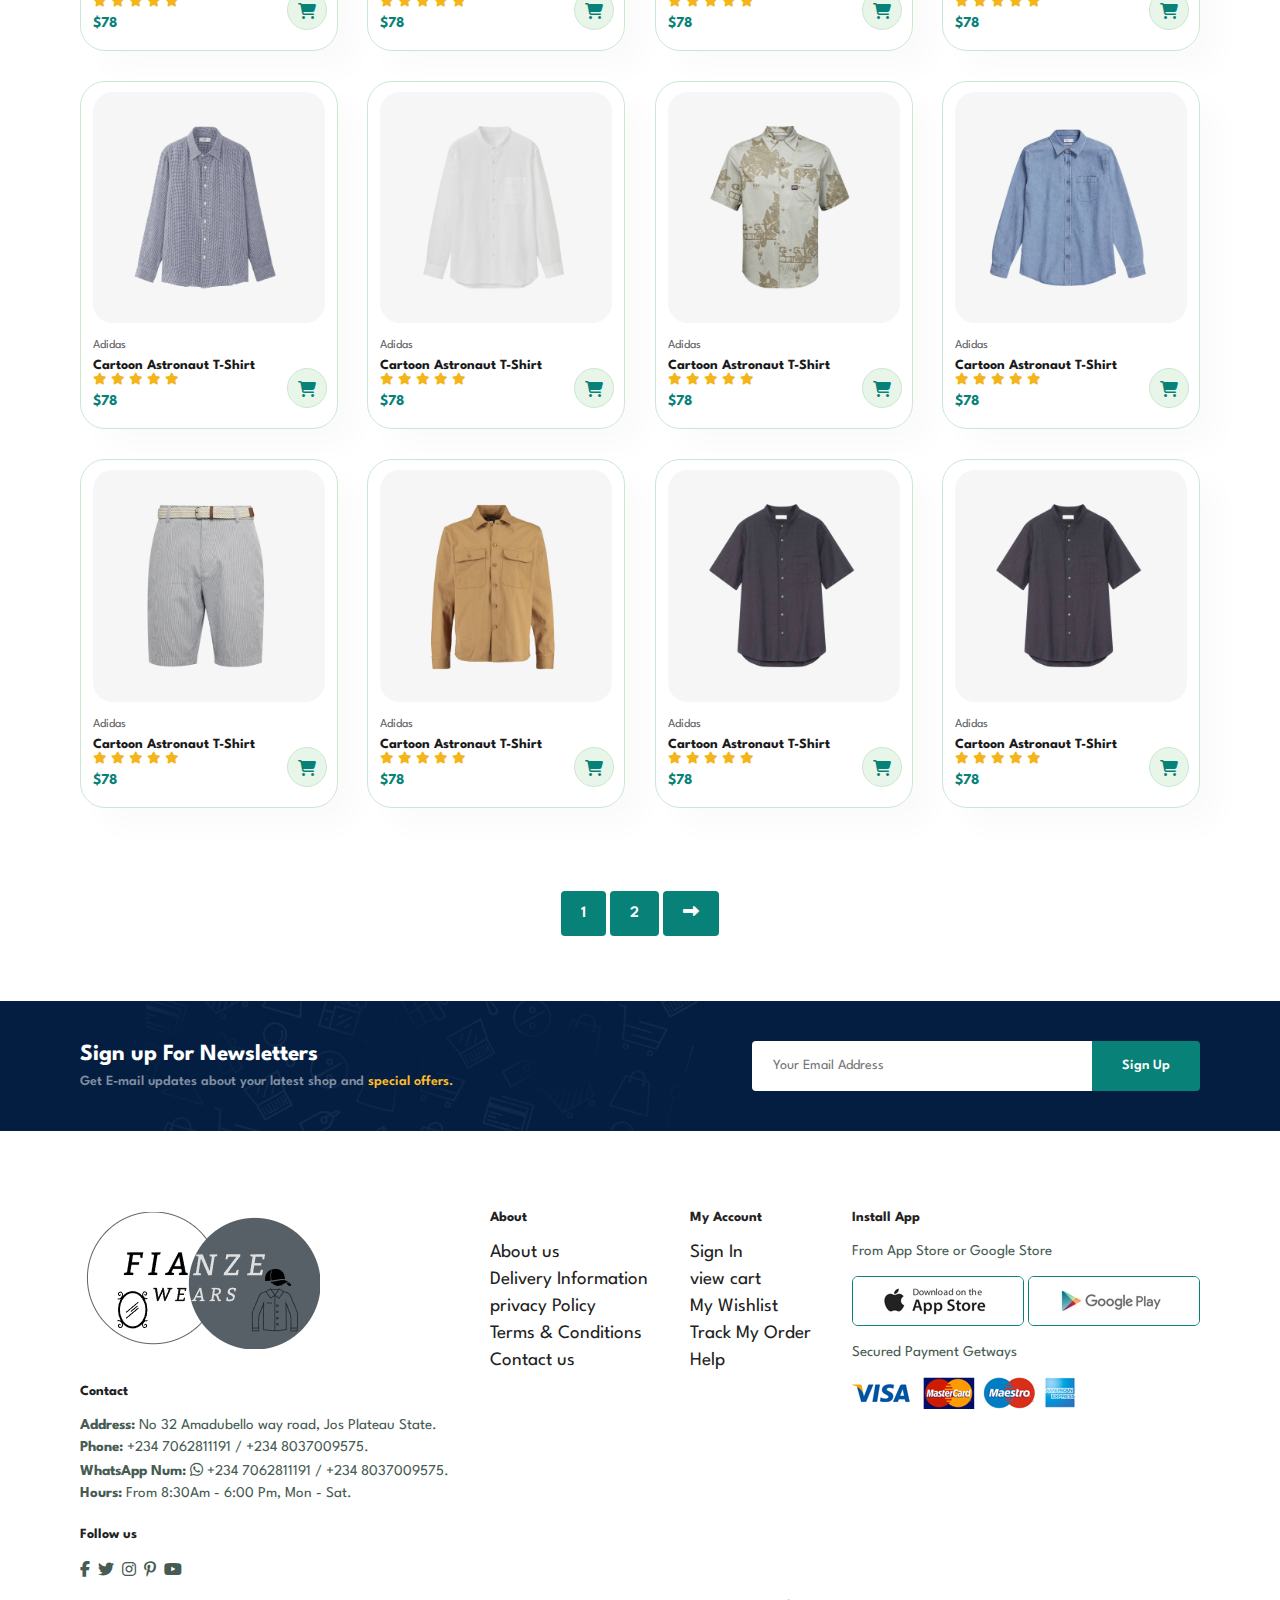
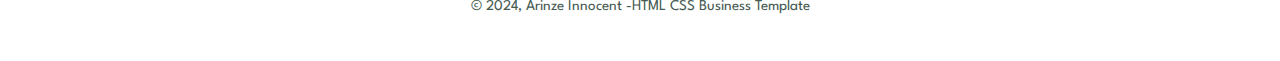
<file: shop.html>
<!DOCTYPE html>
<html lang="en">

<head>
  <meta charset="UTF-8">
  <meta name="viewport" content="width=device-width, initial-scale=1.0">
  <title>Ecommerce Web</title>
  <link rel="stylesheet" href="style.css">
  <link rel="stylesheet" href="https://cdnjs.cloudflare.com/ajax/libs/font-awesome/6.5.2/css/all.min.css" />
</head>

<body>
  <section id="header">
    <!-- you added the logo div for size reduction -->
    <div class="logo-1">
      <a href="#"><img src="img/Logo/7YdN78-LogoMakr.webp" class="logo" alt=""></a>
    </div>

    <div>
      <ul id="navbar">
        <li><a href="index.html">Home</a></li>
        <li><a class="active" href="shop.html">Shop</a></li>
        <li><a href="blog.html">Blog</a></li>
        <li><a href="about.html">About</a></li>
        <li><a href="contact.html">Contact</a></li>
        <li id="lg-bag"><a href="cart.html"><i class="fa-solid fa-bag-shopping"></i></a></li>
        <a href="#" id="close"><i class="far fa-times-circle"></i></a>
      </ul>
    </div>
    <div id="mobile">
      <a href="cart.html"><i class="fas fa-shopping-bag"></i></a>
      <i id="bar" class="fas fas fa-outdent "></i>
    </div>
  </section>

  <section id="page-header">
    <h2>#Stayhome</h2><br>
    <p>Save more with coupons & up to 70% off!</p>
  </section>

  <section id="product1" class="section-p1">
    <div class="pro-container">
      <div class="pro" onclick="window.location.href='sproduct.html';">
        <img src="img/products/f1.jpg" alt="">
        <div class="des">
          <span>Adidas</span>
          <h5>Cartoon Astronaut T-Shirt</h5>
          <div class="star">
            <i class="fas fa-star"></i>
            <i class="fas fa-star"></i>
            <i class="fas fa-star"></i>
            <i class="fas fa-star"></i>
            <i class="fas fa-star"></i>
          </div>
          <h4>$78</h4>
        </div>
        <a href="#"><i class="fal fas fa-shopping-cart fa-bounce cart"></i></a>
      </div>
      <div class="pro">
        <img src="img/products/f2.jpg" alt="">
        <div class="des">
          <span>Adidas</span>
          <h5>Cartoon Astronaut T-Shirt</h5>
          <div class="star">
            <i class="fas fa-star"></i>
            <i class="fas fa-star"></i>
            <i class="fas fa-star"></i>
            <i class="fas fa-star"></i>
            <i class="fas fa-star"></i>
          </div>
          <h4>$78</h4>
        </div>
        <a href="#"><i class="fal fas fa-shopping-cart fa-bounce cart"></i></a>
      </div>
      <div class="pro">
        <img src="img/products/f2.jpg" alt="">
        <div class="des">
          <span>Adidas</span>
          <h5>Cartoon Astronaut T-Shirt</h5>
          <div class="star">
            <i class="fas fa-star"></i>
            <i class="fas fa-star"></i>
            <i class="fas fa-star"></i>
            <i class="fas fa-star"></i>
            <i class="fas fa-star"></i>
          </div>
          <h4>$78</h4>
        </div>
        <a href="#"><i class="fal fas fa-shopping-cart fa-bounce cart"></i></a>
      </div>
      <div class="pro">
        <img src="img/products/f3.jpg" alt="">
        <div class="des">
          <span>Adidas</span>
          <h5>Cartoon Astronaut T-Shirt</h5>
          <div class="star">
            <i class="fas fa-star"></i>
            <i class="fas fa-star"></i>
            <i class="fas fa-star"></i>
            <i class="fas fa-star"></i>
            <i class="fas fa-star"></i>
          </div>
          <h4>$78</h4>
        </div>
        <a href="#"><i class="fal fas fa-shopping-cart fa-bounce cart"></i></a>
      </div>
      <div class="pro">
        <img src="img/products/f4.jpg" alt="">
        <div class="des">
          <span>Adidas</span>
          <h5>Cartoon Astronaut T-Shirt</h5>
          <div class="star">
            <i class="fas fa-star"></i>
            <i class="fas fa-star"></i>
            <i class="fas fa-star"></i>
            <i class="fas fa-star"></i>
            <i class="fas fa-star"></i>
          </div>
          <h4>$78</h4>
        </div>
        <a href="#"><i class="fal fas fa-shopping-cart fa-bounce cart"></i></a>
      </div>
      <div class="pro">
        <img src="img/products/f5.jpg" alt="">
        <div class="des">
          <span>Adidas</span>
          <h5>Cartoon Astronaut T-Shirt</h5>
          <div class="star">
            <i class="fas fa-star"></i>
            <i class="fas fa-star"></i>
            <i class="fas fa-star"></i>
            <i class="fas fa-star"></i>
            <i class="fas fa-star"></i>
          </div>
          <h4>$78</h4>
        </div>
        <a href="#"><i class="fal fas fa-shopping-cart fa-bounce cart"></i></a>
      </div>
      <div class="pro">
        <img src="img/products/f6.jpg" alt="">
        <div class="des">
          <span>Adidas</span>
          <h5>Cartoon Astronaut T-Shirt</h5>
          <div class="star">
            <i class="fas fa-star"></i>
            <i class="fas fa-star"></i>
            <i class="fas fa-star"></i>
            <i class="fas fa-star"></i>
            <i class="fas fa-star"></i>
          </div>
          <h4>$78</h4>
        </div>
        <a href="#"><i class="fal fas fa-shopping-cart fa-bounce cart"></i></a>
      </div>
      <div class="pro">
        <img src="img/products/f7.jpg" alt="">
        <div class="des">
          <span>Adidas</span>
          <h5>Cartoon Astronaut T-Shirt</h5>
          <div class="star">
            <i class="fas fa-star"></i>
            <i class="fas fa-star"></i>
            <i class="fas fa-star"></i>
            <i class="fas fa-star"></i>
            <i class="fas fa-star"></i>
          </div>
          <h4>$78</h4>
        </div>
        <a href="#"><i class="fal fas fa-shopping-cart fa-bounce cart"></i></a>
      </div>
      <div class="pro">
        <img src="img/products/f8.jpg" alt="">
        <div class="des">
          <span>Adidas</span>
          <h5>Cartoon Astronaut T-Shirt</h5>
          <div class="star">
            <i class="fas fa-star"></i>
            <i class="fas fa-star"></i>
            <i class="fas fa-star"></i>
            <i class="fas fa-star"></i>
            <i class="fas fa-star"></i>
          </div>
          <h4>$78</h4>
        </div>
        <a href="#"><i class="fal fas fa-shopping-cart fa-bounce cart"></i></a>
      </div>
      <div class="pro">
        <img src="img/products/f8.jpg" alt="">
        <div class="des">
          <span>Adidas</span>
          <h5>Cartoon Astronaut T-Shirt</h5>
          <div class="star">
            <i class="fas fa-star"></i>
            <i class="fas fa-star"></i>
            <i class="fas fa-star"></i>
            <i class="fas fa-star"></i>
            <i class="fas fa-star"></i>
          </div>
          <h4>$78</h4>
        </div>
        <a href="#"><i class="fal fas fa-shopping-cart fa-bounce cart"></i></a>
      </div>
      <div class="pro">
        <img src="img/products/f8.jpg" alt="">
        <div class="des">
          <span>Adidas</span>
          <h5>Cartoon Astronaut T-Shirt</h5>
          <div class="star">
            <i class="fas fa-star"></i>
            <i class="fas fa-star"></i>
            <i class="fas fa-star"></i>
            <i class="fas fa-star"></i>
            <i class="fas fa-star"></i>
          </div>
          <h4>$78</h4>
        </div>
        <a href="#"><i class="fal fas fa-shopping-cart fa-bounce cart"></i></a>
      </div>
      <div class="pro">
        <img src="img/products/n1.jpg" alt="">
        <div class="des">
          <span>Adidas</span>
          <h5>Cartoon Astronaut T-Shirt</h5>
          <div class="star">
            <i class="fas fa-star"></i>
            <i class="fas fa-star"></i>
            <i class="fas fa-star"></i>
            <i class="fas fa-star"></i>
            <i class="fas fa-star"></i>
          </div>
          <h4>$78</h4>
        </div>
        <a href="#"><i class="fal fas fa-shopping-cart fa-bounce cart"></i></a>
      </div>
      <div class="pro">
        <img src="img/products/n2.jpg" alt="">
        <div class="des">
          <span>Adidas</span>
          <h5>Cartoon Astronaut T-Shirt</h5>
          <div class="star">
            <i class="fas fa-star"></i>
            <i class="fas fa-star"></i>
            <i class="fas fa-star"></i>
            <i class="fas fa-star"></i>
            <i class="fas fa-star"></i>
          </div>
          <h4>$78</h4>
        </div>
        <a href="#"><i class="fal fas fa-shopping-cart fa-bounce cart"></i></a>
      </div>
      <div class="pro">
        <img src="img/products/n3.jpg" alt="">
        <div class="des">
          <span>Adidas</span>
          <h5>Cartoon Astronaut T-Shirt</h5>
          <div class="star">
            <i class="fas fa-star"></i>
            <i class="fas fa-star"></i>
            <i class="fas fa-star"></i>
            <i class="fas fa-star"></i>
            <i class="fas fa-star"></i>
          </div>
          <h4>$78</h4>
        </div>
        <a href="#"><i class="fal fas fa-shopping-cart fa-bounce cart"></i></a>
      </div>
      <div class="pro">
        <img src="img/products/n4.jpg" alt="">
        <div class="des">
          <span>Adidas</span>
          <h5>Cartoon Astronaut T-Shirt</h5>
          <div class="star">
            <i class="fas fa-star"></i>
            <i class="fas fa-star"></i>
            <i class="fas fa-star"></i>
            <i class="fas fa-star"></i>
            <i class="fas fa-star"></i>
          </div>
          <h4>$78</h4>
        </div>
        <a href="#"><i class="fal fas fa-shopping-cart fa-bounce cart"></i></a>
      </div>
      <div class="pro">
        <img src="img/products/n5.jpg" alt="">
        <div class="des">
          <span>Adidas</span>
          <h5>Cartoon Astronaut T-Shirt</h5>
          <div class="star">
            <i class="fas fa-star"></i>
            <i class="fas fa-star"></i>
            <i class="fas fa-star"></i>
            <i class="fas fa-star"></i>
            <i class="fas fa-star"></i>
          </div>
          <h4>$78</h4>
        </div>
        <a href="#"><i class="fal fas fa-shopping-cart fa-bounce cart"></i></a>
      </div>
      <div class="pro">
        <img src="img/products/n6.jpg" alt="">
        <div class="des">
          <span>Adidas</span>
          <h5>Cartoon Astronaut T-Shirt</h5>
          <div class="star">
            <i class="fas fa-star"></i>
            <i class="fas fa-star"></i>
            <i class="fas fa-star"></i>
            <i class="fas fa-star"></i>
            <i class="fas fa-star"></i>
          </div>
          <h4>$78</h4>
        </div>
        <a href="#"><i class="fal fas fa-shopping-cart fa-bounce cart"></i></a>
      </div>
      <div class="pro">
        <img src="img/products/n7.jpg" alt="">
        <div class="des">
          <span>Adidas</span>
          <h5>Cartoon Astronaut T-Shirt</h5>
          <div class="star">
            <i class="fas fa-star"></i>
            <i class="fas fa-star"></i>
            <i class="fas fa-star"></i>
            <i class="fas fa-star"></i>
            <i class="fas fa-star"></i>
          </div>
          <h4>$78</h4>
        </div>
        <a href="#"><i class="fal fas fa-shopping-cart fa-bounce cart"></i></a>
      </div>
      <div class="pro">
        <img src="img/products/n8.jpg" alt="">
        <div class="des">
          <span>Adidas</span>
          <h5>Cartoon Astronaut T-Shirt</h5>
          <div class="star">
            <i class="fas fa-star"></i>
            <i class="fas fa-star"></i>
            <i class="fas fa-star"></i>
            <i class="fas fa-star"></i>
            <i class="fas fa-star"></i>
          </div>
          <h4>$78</h4>
        </div>
        <a href="#"><i class="fal fas fa-shopping-cart fa-bounce cart"></i></a>
      </div>
      <div class="pro">
        <img src="img/products/n8.jpg" alt="">
        <div class="des">
          <span>Adidas</span>
          <h5>Cartoon Astronaut T-Shirt</h5>
          <div class="star">
            <i class="fas fa-star"></i>
            <i class="fas fa-star"></i>
            <i class="fas fa-star"></i>
            <i class="fas fa-star"></i>
            <i class="fas fa-star"></i>
          </div>
          <h4>$78</h4>
        </div>
        <a href="#"><i class="fal fas fa-shopping-cart fa-bounce cart"></i></a>
      </div>
    </div>
  </section>

  <section id="pagination" class="section-p1">
    <a href="#">1</a>
    <a href="#">2</a>
    <a href="#"><i class="fal fas fa-long-arrow-alt-right"></i></a>
  </section>

  <section id="newsletter" class="section-p1 section-m1">
    <div class="newstext">
      <h4>Sign up For Newsletters</h4>
      <p>Get E-mail updates about your latest shop and <span>special offers.</span> </p>
    </div>

    <div class="form">
      <input type="email" placeholder="Your Email Address">
      <button class="normal">Sign Up</button>
    </div>
  </section>

  <footer class="section-p1">
    <div class="col">
      <!-- you added the logo div for size reduction -->
      <!-- <img class="logo" src="img/logo.png" alt=""> -->
      <img src="img/Logo/7YdN78-LogoMakr.webp" class="logo" alt="">
      <h4>Contact</h4>
      <p> <strong>Address:</strong> No 32 Amadubello way road, Jos Plateau State.</p>
      <p> <strong>Phone:</strong> +234 7062811191 / +234 8037009575.</p>
      <p> <strong>WhatsApp Num: <i class=" fab fa-whatsapp"></i></strong> +234 7062811191 / +234 8037009575.</p>
      <p> <strong>Hours:</strong> From 8:30Am - 6:00 Pm, Mon - Sat.</p>
      <div class="follow">
        <h4>Follow us</h4>
        <div class="icon">
          <i class=" fab fa-facebook-f"></i>
          <i class=" fab fa-twitter"></i>
          <i class=" fab fa-instagram"></i>
          <i class=" fab fa-pinterest-p"></i>
          <i class=" fab fab fa-youtube"></i>
        </div>
      </div>
    </div>
    <div class="col">
      <h4>About</h4>
      <a href="#">About us</a>
      <a href="#">Delivery Information</a>
      <a href="#">privacy Policy</a>
      <a href="#">Terms & Conditions</a>
      <a href="#">Contact us</a>
    </div>
    <div class="col">
      <h4>My Account</h4>
      <a href="#">Sign In</a>
      <a href="#">view cart</a>
      <a href="#">My Wishlist</a>
      <a href="#">Track My Order</a>
      <a href="#">Help</a>
    </div>

    <div class="col install">
      <h4>Install App</h4>
      <p>From App Store or Google Store</p>
      <div class="row">
        <img src="img/pay/app.jpg" alt="">
        <img src="img/pay/play.jpg" alt="">
      </div>
      <p>Secured Payment Getways</p>
      <img src="img/pay/pay.png" alt="">
    </div>

    <div class="copyright">
      <p> &#169; 2024, Arinze Innocent -HTML CSS Business Template</p>
    </div>
  </footer>

  <script src="script.js"></script>
</body>

</html>
</file>
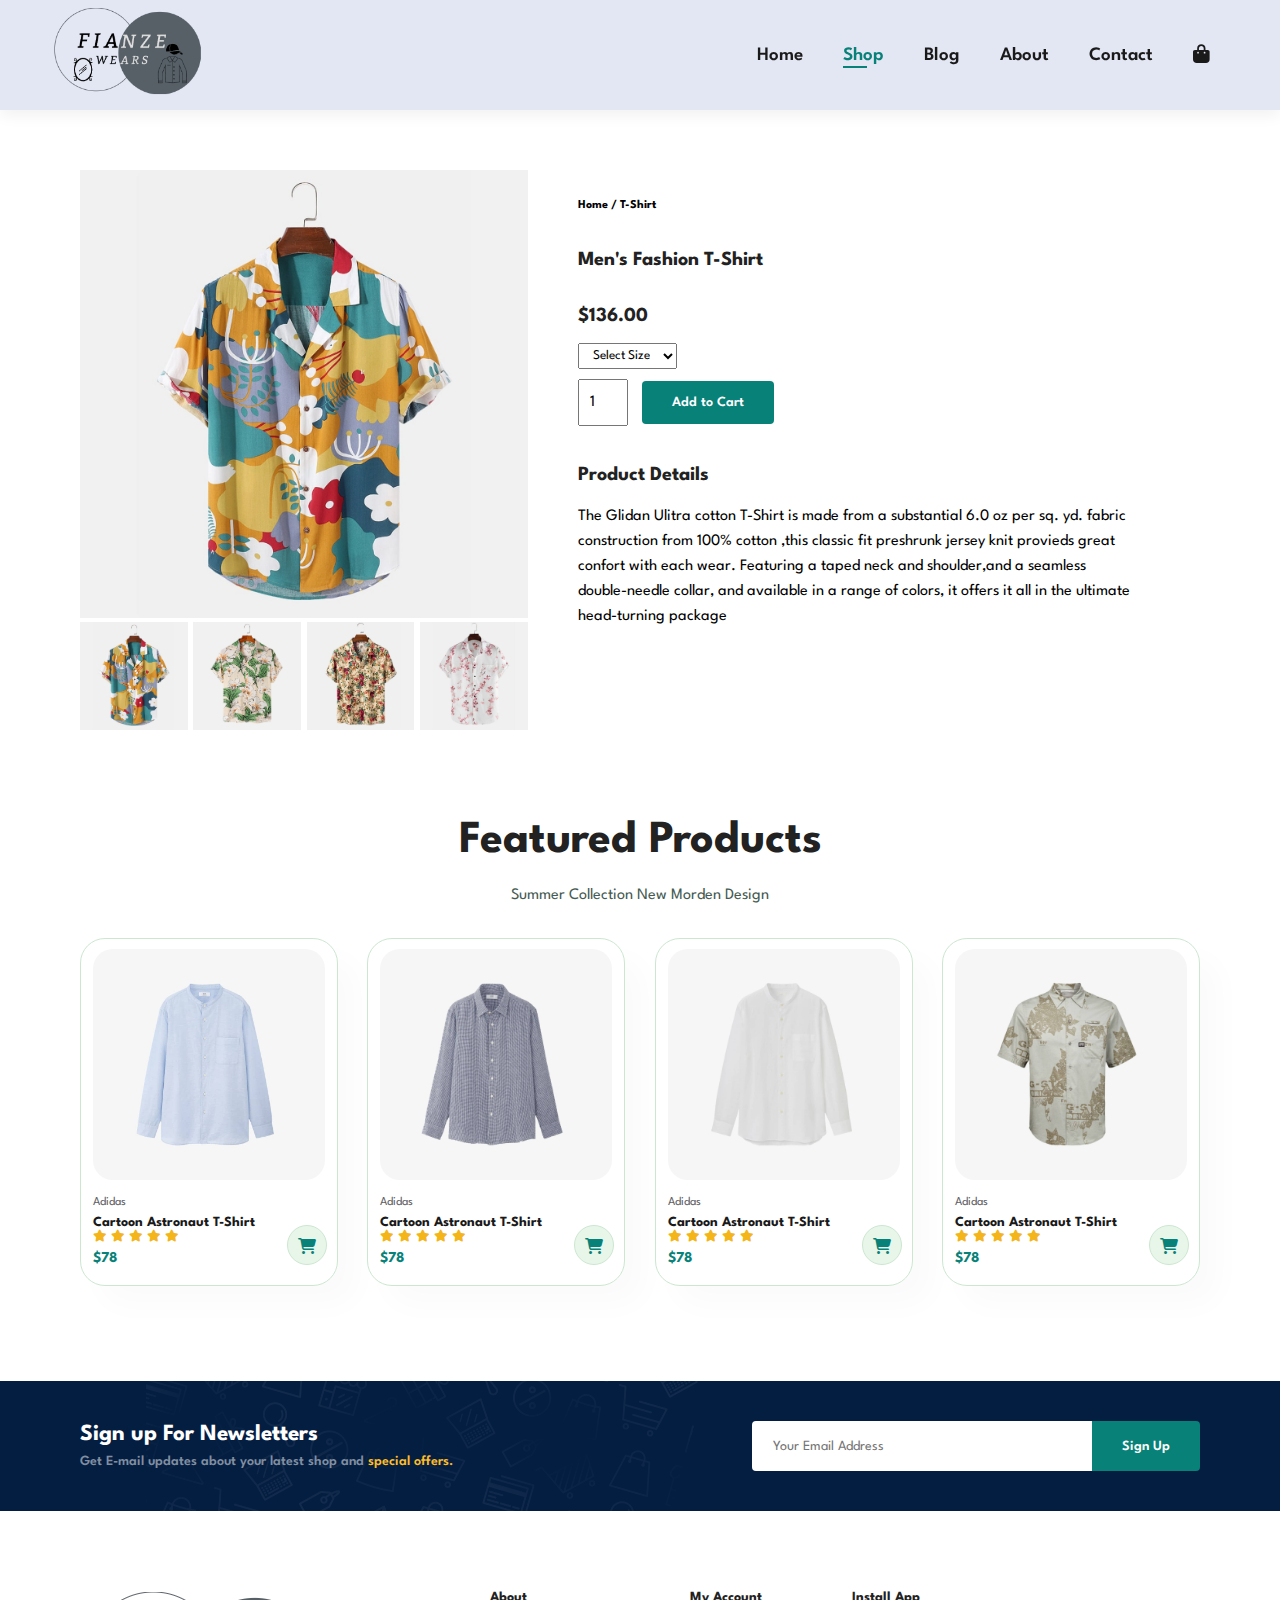
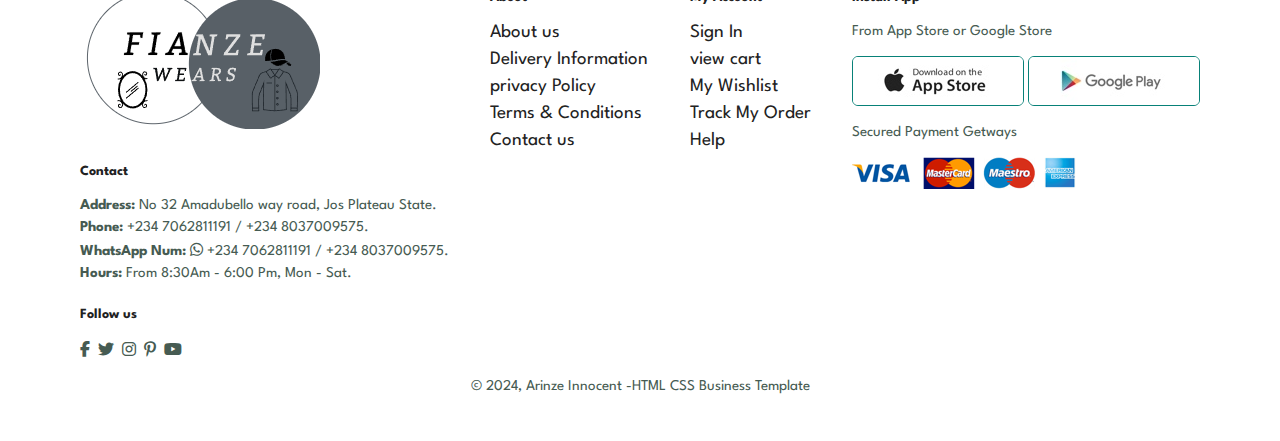
<file: sproduct.html>
<!DOCTYPE html>
<html lang="en">

<head>
    <meta charset="UTF-8">
    <meta name="viewport" content="width=device-width, initial-scale=1.0">
    <title>Ecommerce Web</title>
    <link rel="stylesheet" href="style.css">
    <link rel="stylesheet" href="https://cdnjs.cloudflare.com/ajax/libs/font-awesome/6.5.2/css/all.min.css" />
</head>

<body>
    <section id="header">
        <!-- you added the logo div for size reduction -->
        <div class="logo-1">
            <a href="#"><img src="img/Logo/7YdN78-LogoMakr.webp" class="logo" alt=""></a>
        </div>

        <div>
            <ul id="navbar">
                <li><a href="index.html">Home</a></li>
                <li><a class="active" href="shop.html">Shop</a></li>
                <li><a href="blog.html">Blog</a></li>
                <li><a href="about.html">About</a></li>
                <li><a href="contact.html">Contact</a></li>
                <li id="lg-bag"><a href="cart.html"><i class="fa-solid fa-bag-shopping"></i></a></li>
                <a href="#" id="close"><i class="far fa-times-circle"></i></a>
            </ul>
        </div>
        <div id="mobile">
            <a href="cart.html"><i class="fas fa-shopping-bag"></i></a>
            <i id="bar" class="fas fas fa-outdent "></i>
        </div>
    </section>

    <section id="prodetails" class="section-p1">
        <div class="single-pro-image">
            <img src="img/products/f1.jpg" width="100%" id="Mainimg" alt="">

            <div class="small-img-group">
                <div class="small-img-col">
                    <img src="img/products/f1.jpg" width="100%" class="small-img" alt="">
                </div>
                <div class="small-img-col">
                    <img src="img/products/f2.jpg" width="100%" class="small-img" alt="">
                </div>
                <div class="small-img-col">
                    <img src="img/products/f3.jpg" width="100%" class="small-img" alt="">
                </div>
                <div class="small-img-col">
                    <img src="img/products/f4.jpg" width="100%" class="small-img" alt="">
                </div>
            </div>
        </div>

        <div class="single-pro-details">
            <h6>Home / T-Shirt</h6>
            <h4>Men's Fashion T-Shirt</h4>
            <h2>$136.00</h2>
            <select>
                <option>Select Size</option>
                <option>small</option>
                <option>large</option>
                <option>XL</option>
                <option>XXL</option>
            </select>
            <input type="number" value="1">
            <button class="normal">Add to Cart</button>
            <h4>Product Details</h4>
            <span>The Glidan Ulitra cotton T-Shirt is made from a substantial 6.0 oz per sq. yd.
                fabric construction from 100% cotton ,this classic fit preshrunk jersey knit provieds
                great confort with each wear. Featuring a taped neck and shoulder,and a seamless
                double-needle collar, and available in a range of colors, it offers it all in the
                ultimate head-turning package
            </span>
        </div>
    </section>

    <section id="product1" class="section-p1">
        <h2>Featured Products</h2>
        <p>Summer Collection New Morden Design</p>
        <div class="pro-container">
            <div class="pro">
                <img src="img/products/n1.jpg" alt="">
                <div class="des">
                    <span>Adidas</span>
                    <h5>Cartoon Astronaut T-Shirt</h5>
                    <div class="star">
                        <i class="fas fa-star"></i>
                        <i class="fas fa-star"></i>
                        <i class="fas fa-star"></i>
                        <i class="fas fa-star"></i>
                        <i class="fas fa-star"></i>
                    </div>
                    <h4>$78</h4>
                </div>
                <a href="#"><i class="fal fas fa-shopping-cart fa-bounce cart"></i></a>
            </div>
            <div class="pro">
                <img src="img/products/n2.jpg" alt="">
                <div class="des">
                    <span>Adidas</span>
                    <h5>Cartoon Astronaut T-Shirt</h5>
                    <div class="star">
                        <i class="fas fa-star"></i>
                        <i class="fas fa-star"></i>
                        <i class="fas fa-star"></i>
                        <i class="fas fa-star"></i>
                        <i class="fas fa-star"></i>
                    </div>
                    <h4>$78</h4>
                </div>
                <a href="#"><i class="fal fas fa-shopping-cart fa-bounce cart"></i></a>
            </div>
            <div class="pro">
                <img src="img/products/n3.jpg" alt="">
                <div class="des">
                    <span>Adidas</span>
                    <h5>Cartoon Astronaut T-Shirt</h5>
                    <div class="star">
                        <i class="fas fa-star"></i>
                        <i class="fas fa-star"></i>
                        <i class="fas fa-star"></i>
                        <i class="fas fa-star"></i>
                        <i class="fas fa-star"></i>
                    </div>
                    <h4>$78</h4>
                </div>
                <a href="#"><i class="fal fas fa-shopping-cart fa-bounce cart"></i></a>
            </div>
            <div class="pro">
                <img src="img/products/n4.jpg" alt="">
                <div class="des">
                    <span>Adidas</span>
                    <h5>Cartoon Astronaut T-Shirt</h5>
                    <div class="star">
                        <i class="fas fa-star"></i>
                        <i class="fas fa-star"></i>
                        <i class="fas fa-star"></i>
                        <i class="fas fa-star"></i>
                        <i class="fas fa-star"></i>
                    </div>
                    <h4>$78</h4>
                </div>
                <a href="#"><i class="fal fas fa-shopping-cart fa-bounce cart"></i></a>
            </div>
        </div>
    </section>

    <section id="newsletter" class="section-p1 section-m1">
        <div class="newstext">
            <h4>Sign up For Newsletters</h4>
            <p>Get E-mail updates about your latest shop and <span>special offers.</span> </p>
        </div>

        <div class="form">
            <input type="email" placeholder="Your Email Address">
            <button class="normal">Sign Up</button>
        </div>
    </section>

    <footer class="section-p1">
        <div class="col">
            <!-- you added the logo div for size reduction -->
            <!-- <img class="logo" src="img/logo.png" alt=""> -->
            <img src="img/Logo/7YdN78-LogoMakr.webp" class="logo" alt="">
            <h4>Contact</h4>
            <p> <strong>Address:</strong> No 32 Amadubello way road, Jos Plateau State.</p>
            <p> <strong>Phone:</strong> +234 7062811191 / +234 8037009575.</p>
            <p> <strong>WhatsApp Num: <i class=" fab fa-whatsapp"></i></strong> +234 7062811191 / +234 8037009575.</p>
            <p> <strong>Hours:</strong> From 8:30Am - 6:00 Pm, Mon - Sat.</p>
            <div class="follow">
                <h4>Follow us</h4>
                <div class="icon">
                    <i class=" fab fa-facebook-f"></i>
                    <i class=" fab fa-twitter"></i>
                    <i class=" fab fa-instagram"></i>
                    <i class=" fab fa-pinterest-p"></i>
                    <i class=" fab fab fa-youtube"></i>
                </div>
            </div>
        </div>
        <div class="col">
            <h4>About</h4>
            <a href="#">About us</a>
            <a href="#">Delivery Information</a>
            <a href="#">privacy Policy</a>
            <a href="#">Terms & Conditions</a>
            <a href="#">Contact us</a>
        </div>
        <div class="col">
            <h4>My Account</h4>
            <a href="#">Sign In</a>
            <a href="#">view cart</a>
            <a href="#">My Wishlist</a>
            <a href="#">Track My Order</a>
            <a href="#">Help</a>
        </div>

        <div class="col install">
            <h4>Install App</h4>
            <p>From App Store or Google Store</p>
            <div class="row">
                <img src="img/pay/app.jpg" alt="">
                <img src="img/pay/play.jpg" alt="">
            </div>
            <p>Secured Payment Getways</p>
            <img src="img/pay/pay.png" alt="">
        </div>

        <div class="copyright">
            <p> &#169; 2024, Arinze Innocent -HTML CSS Business Template</p>
        </div>
    </footer>

    <script>
        let mainimg = document.getElementById('Mainimg');
        let smallimg = document.getElementsByClassName('small-img');

        smallimg[0].onclick = function () {
            mainimg.src = smallimg[0].src;
        }
        smallimg[1].onclick = function () {
            mainimg.src = smallimg[1].src;
        }
        smallimg[2].onclick = function () {
            mainimg.src = smallimg[2].src;
        }
        smallimg[3].onclick = function () {
            mainimg.src = smallimg[3].src;
        }
    </script>

    <script src="script.js"></script>
</body>

</html>
</file>
<file: style.css>
/* @import url('https://fonts.googleapis.com/css2?family=League+Spartan:wght@100..900&display=swap'); */
@import url('https://fonts.googleapis.com/css2?family=Spartan:wght@100..900&display=swap');

* {
  margin: 0;
  padding: 0;
  box-sizing: border-box;
  font-family: 'Spartan', sans-serif;
}

h1 {
  font-size: 50px;
  line-height: 64px;
  color: #222;
}

h2 {
  font-size: 46px;
  line-height: 54px;
  color: #222;
}

h4 {
  font-size: 20px;
  color: #222;
}

h6 {
  font-weight: 700;
  font-size: 12px;
}

p {
  font-size: 16px;
  color: #465b52;
  margin: 15px 0 20 0;
}

.section-p1 {
  padding: 40px 80px;
}

.section-m1 {
  margin: 40px 0;
}

button.normal {
  font-size: 14px;
  font-weight: 600;
  padding: 15px 30px;
  color: #000;
  background-color: #fff;
  border-radius: 4px;
  cursor: pointer;
  border: none;
  outline: none;
  transition: 0.2s;
}

button.white {
  font-size: 13px;
  font-weight: 600;
  padding: 11px 18px;
  color: #fff;
  background-color: transparent;
  cursor: pointer;
  border: 1px solid #fff;
  outline: none;
  transition: 0.2s;
}

body {
  width: 100%;
}

#header {
  display: flex;
  align-items: center;
  justify-content: space-between;
  /* you edited this from padding 20px 80px -- 8px 50p*/
  padding: 8px 50px;
  background-color: #e3e6f3;
  box-shadow: 0 5px 15px rgba(0, 0, 0, 0.06);
  z-index: 999;
  position: sticky;
  top: 0;
  left: 0;
}

/* youn also added this */
#header .logo-1 img {
  height: 90px;
  /* background-color: #041e42; */
}

#navbar {
  display: flex;
  align-items: center;
  justify-content: center;
}

#navbar li {
  list-style: none;
  padding: 0 20px;
  position: relative;
}

#navbar li a {
  text-decoration: none;
  /* you edited this from font 16px - 19px*/
  font-size: 19px;
  font-weight: 600;
  color: #1a1a1a;
  transition: 0.3s ease;
}

#navbar li a:hover,
#navbar li a.active {
  color: #088178;
}

#navbar li a.active::after,
#navbar li a:hover::after {
  content: '';
  height: 2px;
  width: 30%;
  background: #088178;
  position: absolute;
  bottom: -4px;
  left: 20px;
}

#mobile {
  display: none;
  align-items: center;
}

#close {
  display: none;
}

#hero {
  background-image: url(img/hero4.png);
  height: 90vh;
  width: 100%;
  background-size: cover;
  background-position: top 25% right 0;
  padding: 0 80px;
  display: flex;
  flex-direction: column;
  align-items: flex-start;
  justify-content: center;
  /* gap: 10px; */
}

#hero h4 {
  padding-bottom: 15px;
}

#hero h1 {
  color: #088178;
}

#hero button {
  background-image: url(img/button.png);
  background-color: transparent;
  color: #088178;
  border: 0;
  padding: 14px 80px 14px 65px;
  background-repeat: no-repeat;
  cursor: pointer;
  font-weight: 700;
  font-size: 15px;
}

#feature {
  display: flex;
  align-items: center;
  justify-content: space-between;
  flex-wrap: wrap;

}

#feature .fe-box {
  width: 180px;
  text-align: center;
  padding: 25px 15px;
  box-shadow: 20px 20px 34px rgba(0, 0, 0, 0.03);
  border: 2px solid #cce7d0;
  border-radius: 5px;
  margin: 15px 0;
}

#feature .fe-box:hover {
  box-shadow: 10px 10px 54px rgba(70, 62, 221, 0.1);
}

#feature .fe-box img {
  width: 100%;
  margin-bottom: 10px;
}

#feature .fe-box h6 {
  display: inline-block;
  padding: 9px 8px 6px 8px;
  line-height: 1;
  border-radius: 4px;
  color: #088178;
  background-color: #fddde4;
}

#feature .fe-box:nth-child(2) h6 {
  background-color: #cdebbc;
}

#feature .fe-box:nth-child(3) h6 {
  background-color: yellowgreen;
}

#feature .fe-box:nth-child(4) h6 {
  background-color: rgb(207, 163, 207);
}

#feature .fe-box:nth-child(5) h6 {
  background-color: #f6dbf6;
}

#feature .fe-box:nth-child(6) h6 {
  background-color: burlywood;
}

#feature .fe-box:nth-child(2) h6 {
  background-color: #cdebbc;
}

#product1 {
  text-align: center;
  /* gap: 500px; */
}

/* you added this too */
#product1 h2 {
  margin-bottom: 20px;
}

#product1 .pro-container {
  display: flex;
  justify-content: space-between;
  padding-top: 20px;
  flex-wrap: wrap;
}

#product1 .pro {
  width: 23%;
  min-width: 250px;
  padding: 10px 12px;
  border: 1px solid #cce7d0;
  border-radius: 25px;
  cursor: pointer;
  box-shadow: 20px 20px 30px rgba(0, 0, 0, 0.02);
  margin: 15px 0;
  transition: 0.2s ease;
  position: relative;
}

#product1 .pro:hover {
  box-shadow: 20px 20px 30px rgba(0, 0, 0, 0.06);
  ;
}

#product1 .pro img {
  width: 100%;
  border-radius: 20px;
}

#product1 .pro .des {
  text-align: start;
  padding: 10px 0;
}

#product1 .pro .des span {
  color: #606063;
  font-size: 12px;
}

#product1 .pro .des h5 {
  padding-top: 7px;
  color: #1a1a1a;
  font-size: 14px;
}

#product1 .pro .des i {
  font-size: 12px;
  color: rgb(243, 181, 25);
}

#product1 .pro .des h4 {
  padding-top: 7px;
  font-size: 15px;
  font-weight: 700;
  color: #088178;
}

#product1 .pro .cart {
  width: 40px;
  height: 40px;
  line-height: 40px;
  border-radius: 50px;
  background-color: #e8f6ea;
  font-weight: 700;
  color: #088178;
  border: 1px solid #cce7d0;
  position: absolute;
  bottom: 20px;
  right: 10px;
}

#banner {
  display: flex;
  flex-direction: column;
  justify-content: center;
  align-items: center;
  text-align: center;
  background-image: url(img/banner/b2.jpg);
  width: 100%;
  height: 40vh;
  background-size: cover;
  background-position: center;
}

#banner h4 {
  color: #fff;
  font-size: 16px;
}

#banner h2 {
  color: #fff;
  font-size: 30px;
  padding: 10px 0;
}

#banner h2 span {
  color: red;
}

#banner button:hover {
  background-color: #088178;
  color: #fff;
}

#sm-banner {
  display: flex;
  justify-content: space-between;
  flex-wrap: wrap;
}

#sm-banner .banner-box {
  display: flex;
  flex-direction: column;
  justify-content: center;
  align-items: flex-start;
  background-image: url(img/banner/b17.jpg);
  /* remeber you edited this from 580pz - 765px */
  min-width: 985px;
  /* min-width: 580px; */
  height: 50vh;
  background-size: cover;
  background-position: center;
  padding: 30px;
}

#sm-banner .banner-box2 {
  background-image: url(img/banner/b10.jpg);
}

#sm-banner h2 {
  color: #fff;
  font-size: 20px;
  font-weight: 800;
}

#sm-banner span {
  color: #fff;
  font-size: 14px;
  font-weight: 500;
  padding-bottom: 15px;
}

#sm-banner .banner-box:hover button {
  background-color: #088178;
  color: #fff;
  border: 1px solid #088178;
}

#banner3 {
  display: flex;
  justify-content: space-between;
  flex-wrap: wrap;
  padding: 0 80px;
}

#banner3 .banner-box {
  display: flex;
  flex-direction: column;
  justify-content: center;
  align-items: flex-start;
  background-image: url(img/banner/b7.jpg);
  min-width: 30%;
  height: 30vh;
  background-size: cover;
  background-position: center;
  padding: 20px;
  margin-bottom: 20px;
}

#banner3 .banner-box2 {
  background-image: url(img/banner/b4.jpg);
}

#banner3 .banner-box3 {
  background-image: url(img/banner/b18.jpg);
}

#banner3 h2 {
  color: #fff;
  font-size: 22px;
  font-weight: 900;
}

#banner3 h3 {
  color: red;
  font-size: 15px;
  font-weight: 800;
}

#newsletter {
  display: flex;
  justify-content: space-between;
  flex-wrap: wrap;
  align-items: center;
  background-image: url(img/banner/b14.png);
  background-repeat: no-repeat;
  background-position: 20% 30%;
  background-color: #041e42;
}

#newsletter h4 {
  font-size: 23px;
  color: #fff;
  font-weight: 700;
  /* you added margin bottom */
  margin-bottom: 10px;
}

#newsletter p {
  font-size: 14px;
  color: #818ea0;
  font-weight: 600;
}

#newsletter p span {
  color: #ffbd27;
}

#newsletter .form {
  display: flex;
  width: 40%;

}

#newsletter input {
  height: 3.125rem;
  padding: 0 1.25rem;
  font-size: 14px;
  width: 100%;
  border: 1px solid transparent;
  border-radius: 4px;
  outline: none;
  border-top-right-radius: 0;
  border-bottom-right-radius: 0;
}

#newsletter button {
  background-color: #088178;
  color: #fff;
  white-space: nowrap;
  border-top-left-radius: 0;
  border-bottom-left-radius: 0;
}

footer {
  display: flex;
  flex-wrap: wrap;
  justify-content: space-between;
}

footer .col {
  display: flex;
  flex-direction: column;
  align-items: flex-start;
  margin-bottom: 20px;
}

footer .logo {
  /* you added margin-top by you self */
  margin-top: 1px;
  margin-bottom: 30px;
}

footer h4 {
  font-size: 14px;
  padding-bottom: 20px;
}

footer p {
  /* you edited it from 13px to 15px */
  font-size: 15px;
  margin: 0 0 8px 0;
}

footer a {
  /* you edited it from 13px to 19px */
  font-size: 19px;
  text-decoration: none;
  color: #222;
  margin-bottom: 10px;
}

footer .follow {
  margin-top: 20px;
}

footer .follow i {
  color: #465b52;
  padding-right: 4px;
  cursor: pointer;
}

footer .install .row img {
  border: 1px solid #088178;
  border-radius: 6px;
}

footer .install img {
  margin: 10px 0 15px 0;
}

footer .follow i:hover,
footer a:hover {
  color: #088178;
}

footer .copyright {
  width: 100%;
  text-align: center;
}

/* css part for they Shop page================= */



#page-header {
  background-image: url(img/banner/b1.jpg);
  width: 100%;
  height: 40vh;
  background-size: cover;
  display: flex;
  justify-content: center;
  text-align: center;
  flex-direction: column;
  padding: 14px;
}

#page-header h2,
#page-header p {
  color: #fff;
}

#pagination {
  text-align: center;
}

#pagination a {
  text-decoration: none;
  background-color: #088178;
  padding: 15px 20px;
  border-radius: 4px;
  color: #fff;
  font-weight: 600;
}

#pagination a i {
  font-size: 16px;
  font-weight: 600;
}

#prodetails {
  display: flex;
  margin-top: 20px;
}

#prodetails .single-pro-image {
  width: 40%;
  margin-right: 50px;
}

.small-img-group {
  display: flex;
  justify-content: space-between;
}

.small-img-col {
  flex-basis: 24%;
  cursor: pointer;
}

#prodetails .single-pro-details {
  width: 50%;
  padding-top: 30px;
}

#prodetails .single-pro-details h4 {
  padding: 40px 0 20px 0;
}

#prodetails .single-pro-details h2 {
  font-size: 20px;
}

#prodetails .single-pro-details select {
  display: block;
  padding: 5px 10px;
  margin-bottom: 10px;
}

#prodetails .single-pro-details input {
  width: 50px;
  height: 47px;
  padding-left: 10px;
  font-size: 16px;
  margin-right: 10px;
}

#prodetails .single-pro-details button {
  background-color: #088178;
  color: #fff;
}

#prodetails .single-pro-details input:focus {
  outline: none;
}

#prodetails .single-pro-details span {
  line-height: 25px;
}

/* css part for they Blog page================= */

#page-header.blog-header {
  background-image: url(img/banner/b19.jpg);
}

#blog {
  padding: 150px 150px 0 150px;
}

#blog .blog-box {
  display: flex;
  align-items: center;
  width: 100%;
  position: relative;
  padding-bottom: 90px;
}

#blog .blog-box h4 {
  margin-bottom: 10px;
}

#blog .blog-img {
  width: 50%;
  margin-right: 40px;
}

#blog img {
  width: 100%;
  height: 400px;
  object-fit: cover;
}

#blog .blog-details {
  width: 50%;
}

#blog .blog-details a {
  text-decoration: none;
  font-size: 11px;
  color: #000;
  font-weight: 700;
  position: relative;
  transition: 0.3s;
}

#blog .blog-details a::after {
  content: '';
  width: 50px;
  height: 1px;
  background-color: #000;
  position: absolute;
  top: 4px;
  right: -60px;
}

#blog .blog-details a:hover {
  color: #088178;
}

#blog .blog-details a:hover::after {
  background-color: #088178;
}

#blog .blog-box h1 {
  position: absolute;
  top: -40px;
  left: 0;
  font-size: 70px;
  font-weight: 700;
  color: #c9cbce;
  z-index: -9;
}

#page-header.about-header {
  background-image: url(img/about/banner.png);
}

#about-header {
  display: flex;
  align-items: center;
}


#about-header img {
  width: 50%;
  height: auto;
}

#about-header div {
  padding-left: 40px;
}

#about-app {
  text-align: center;
}

#about-app .video {
  width: 70%;
  height: 100%;
  margin: 30px auto 0 auto;
}

#about-app .video video {
  width: 100%;
  height: 100%;
  border-radius: 20px;
}


/* contact page  */


#contact-details {
  display: flex;
  align-items: center;
  justify-content: space-between;
}

#contact-details .details {
  width: 40%;
}

#contact-details .details span {
  font-size: 12px;
}

#contact-details .details h2 {
  font-size: 26px;
  line-height: 35px;
  padding: 20px 0;
}

#contact-details .details h3 {
  font-size: 16px;
  padding-bottom: 15px;
}

#contact-details .details li {
  list-style: none;
  display: flex;
  padding: 10px 0;
}

#contact-details .details li i {
  font-size: 14px;
  padding-right: 22px;
}

#contact-details .details li p {
  margin: 0;
  font-size: 14px;
}

#contact-details .map {
  width: 55%;
  height: 400px;
}

#contact-details .map iframe {
  width: 100%;
  height: 100%;
}

#form-details {
  display: flex;
  justify-content: space-between;
  margin: 30px;
  padding: 80px;
  border: 1px solid #e1e1e1;
}

#form-details form {
  width: 65%;
  display: flex;
  flex-direction: column;
  align-items: flex-start;
}

/* you added this by for self---check contact video */


#form-details form span {
  font-size: 15px;
}

#form-details form h2 {
  font-size: 26px;
  line-height: 35px;
  padding: 20px 0;
}

#form-details form input,
#form-details form textarea {
  width: 100%;
  padding: 12px 15px;
  outline: none;
  margin-bottom: 20px;
  border: 1px soild #e1e1e1;
}

#form-details form button {
  background-color: #088178;
  color: #fff;
}

/* add this if you want for the contact page */

#form-details .people {
  margin-top: 70px;
}

#form-details .people div {
  padding-bottom: 26px;
  display: flex;
  align-items: flex-start;
}

#form-details .people div img {
  width: 70px;
  height: 70px;
  object-fit: cover;
  margin-right: 15px;
}

#form-details .people div p {
  margin: 0;
  font-size: 13px;
  line-height: 25px;
}

#form-details .people div p span {
  font-size: 16px;
  display: block;
  font-weight: 600;
  color: #000;
}


/* Cart page ------============ */

#cart {
  overflow-x: auto;
}

#cart table {
  width: 100%;
  border-collapse: collapse;
  table-layout: fixed;
  white-space: nowrap;
}

#cart table img {
  width: 70px;
}

#cart table td:nth-child(1) {
  width: 100px;
  text-align: center;
}

#cart table td:nth-child(2) {
  width: 150px;
  text-align: center;
}

#cart table td:nth-child(3) {
  width: 250px;
  text-align: center;
}

#cart table td:nth-child(4),
#cart table td:nth-child(5),
#cart table td:nth-child(6) {
  width: 150px;
  text-align: center;
}

#cart table td:nth-child(5) input {
  width: 70px;
  padding: 10px 5px 10px 10px;
}


#cart table thead {
  border: 1px solid #e2e9e1;
  border-left: none;
  border-right: none;
}

#cart table thead td {
  font-weight: 700;
  text-transform: uppercase;
  font-size: 13px;
  padding: 18px 0;
}

#cart table tbody tr td {
  padding-top: 18px;
}

#cart table tbody td {
  font-size: 15px;
}


#cart-add {
  display: flex;
  flex-wrap: wrap;
  justify-content: space-between;
}

#coupon {
  margin-bottom: 30px;
  width: 50%;
}

#coupon h3,
#subtotal h3 {
  padding-bottom: 15px;
}

#coupon input {
  padding: 10px 20px;
  outline: none;
  width: 60%;
  margin-right: 10px;
  border: 1px solid #e2e9e1;
}

#coupon button,
#subtotal button {
  background-color: #088178;
  color: #fff;
  padding: 10px 20px;
}

#subtotal {
  width: 50%;
  margin-bottom: 30px;
  border: 1px solid #e2e9e1;
  padding: 30px;
}

#subtotal table {
  border-collapse: collapse;
  width: 100%;
  margin-bottom: 20px;
}


#subtotal table td {
  width: 50%;
  border: 1px solid #e2e9e1;
  padding: 10px;
  font-size: 13px;
}


















@media (max-width:799px) {

  #header .logo-1 img {
    height: 65px;
    /* background-color: #041e42; */
  }

  .section-p1 {
    padding: 40px 40px;
  }

  #navbar {
    display: flex;
    flex-direction: column;
    align-items: flex-start;
    justify-content: flex-start;
    position: fixed;
    top: 0;
    right: -300px;
    height: 100vh;
    width: 300px;
    background-color: #e3e6f3;
    box-shadow: 0 40px 60px rgba(0, 0, 0, 0.1);
    padding: 80px 0 0 10px;
    transition: 0.3s;
  }

  #navbar.active {
    right: 0px;
  }

  #navbar li {
    margin-bottom: 25px;
  }

  #mobile {
    display: flex;
    align-items: center;
  }

  #mobile i {
    color: #1a1a1a;
    font-size: 20px;
    padding-left: 20px;
  }

  #close {
    display: initial;
    position: absolute;
    top: 30px;
    left: 30px;
    color: #222;
    font-size: 28px;
  }

  #lg-bag {
    display: none;
  }

  #hero {
    height: 70vh;
    padding: 0 80px;
    background-position: top 30% right 30%;
  }

  #feature {
    justify-content: center;

  }

  #feature .fe-box {
    margin: 15px 15px;
  }

  #product1 .pro-container {
    justify-content: center;
  }

  #product1 .pro {
    margin: 15px;
  }

  #banner {
    height: 20vh;
  }

  #sm-banner .banner-box {
    min-width: 100%;
    height: 30vh;
  }

  #banner3 {
    padding: 0 40px;
  }

  #banner3 .banner-box {
    width: 28%;
  }

  #newsletter p {
    font-size: 16px;
    margin-bottom: 17px;
  }

  #newsletter .form {
    width: 70%;
  }

  /* contact page  */
  #form-details {
    padding: 40px;
  }

  #form-details form {
    width: 45%;
  }
}

@media (max-width:477px) {

  .section-p1 {
    padding: 20px;
  }

  #header .logo-1 img {
    height: 45px;
    /* background-color: #041e42; */
  }

  #header {
    padding: 10px 30px;
  }

  h1 {
    font-size: 36px;
  }

  h2 {
    font-size: 28px;
  }

  #hero {
    padding: 0 20px;
    background-position: 55%;
  }

  #feature {
    justify-content: space-between;
  }

  #feature .fe-box {
    width: 155px;
    border: 1px solid #cce7d0;
    margin: 0 0 15px 0;
  }

  #product1 .pro {
    width: 100%;
  }

  #banner {
    height: 40vh;
  }

  #sm-banner .banner-box {
    height: 40vh;
  }

  #sm-banner .banner-box2 {
    margin-top: 20px;
  }

  #banner3 {
    padding: 0 20px;
  }

  #banner3 .banner-box {
    width: 100%;
  }

  #newsletter {
    padding: 40px 20px;
  }

  #newsletter .form {
    width: 100%;
  }

  footer .copyright {
    text-align: start;
  }

  /* you also added this */
  footer p {
    font-size: 10px;
  }

  footer .col a {
    font-size: 15px;
  }

  /* single products */
  #prodetails {
    display: flex;
    flex-direction: column;
  }

  #prodetails .single-pro-image {
    width: 100%;
    margin-right: 0px;
  }

  #prodetails .single-pro-details {
    width: 100%;
  }

  /* blog page */

  #blog {
    padding: 100px 20px 0 20px;
  }

  #blog .blog-box {
    display: flex;
    flex-direction: column;
    align-items: flex-start;

  }

  #blog .blog-img {
    width: 100%;
    margin-right: 0px;
    margin-bottom: 30px;
  }

  #blog .blog-details {
    width: 100%;
  }

  /* About page  */

  #about-header {
    flex-direction: column;
  }

  #about-header img {
    width: 100%;
    margin-bottom: 20px;
  }

  #about-header div {
    padding-left: 0px;
  }

  #about-app .video {
    width: 100%;
  }

  /* contact page */

  #contact-details {
    flex-direction: column;
  }

  #contact-details .details {
    width: 100%;
    margin-bottom: 30px;
  }

  #contact-details .map {
    width: 100%;
  }

  #form-details {
    margin: 10px;
    padding: 30px 10px;
    flex-wrap: wrap;
  }

  #form-details form {
    width: 100%;
    margin-bottom: 35px;
  }

  /* cart page */


  #cart-add {
    flex-direction: column;
  }

  #coupon {
    width: 100%;
  }

  #subtotal {
    width: 100%;

    padding: 20px;
  }
}
</file>
